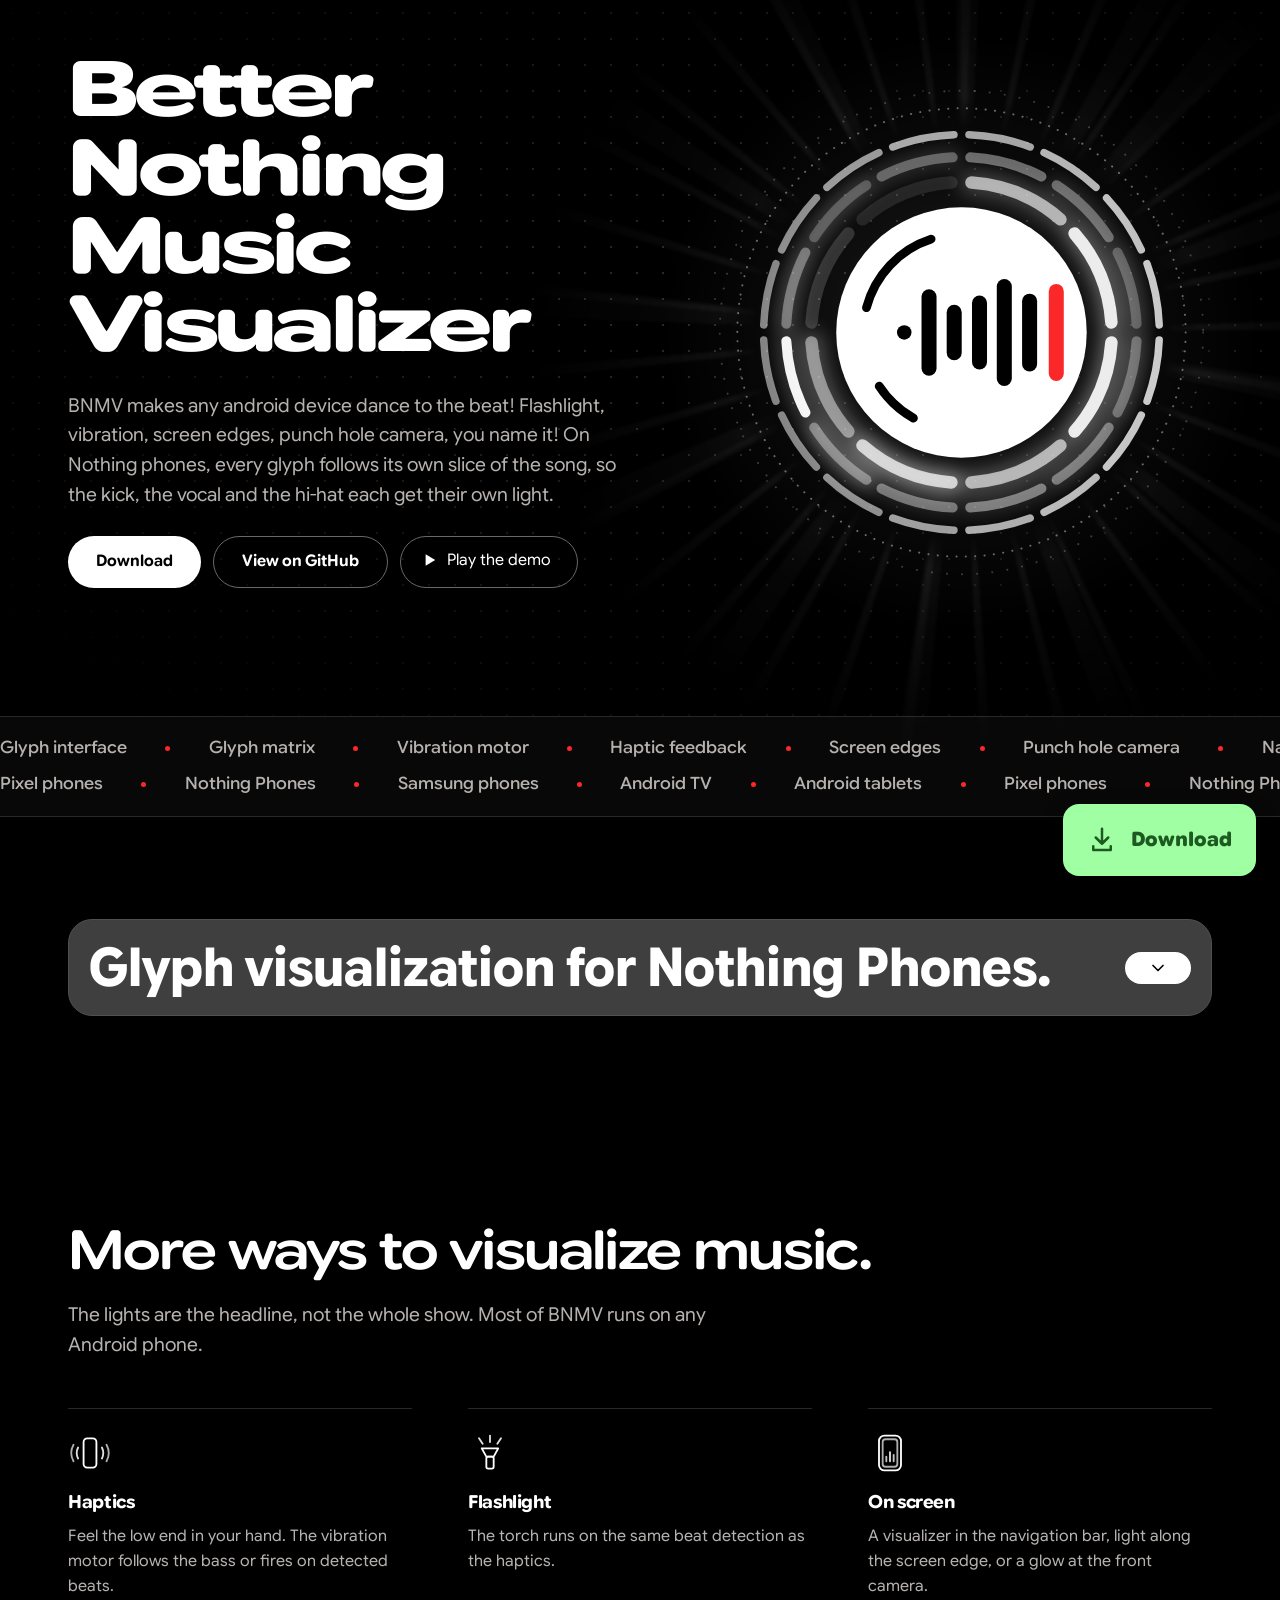
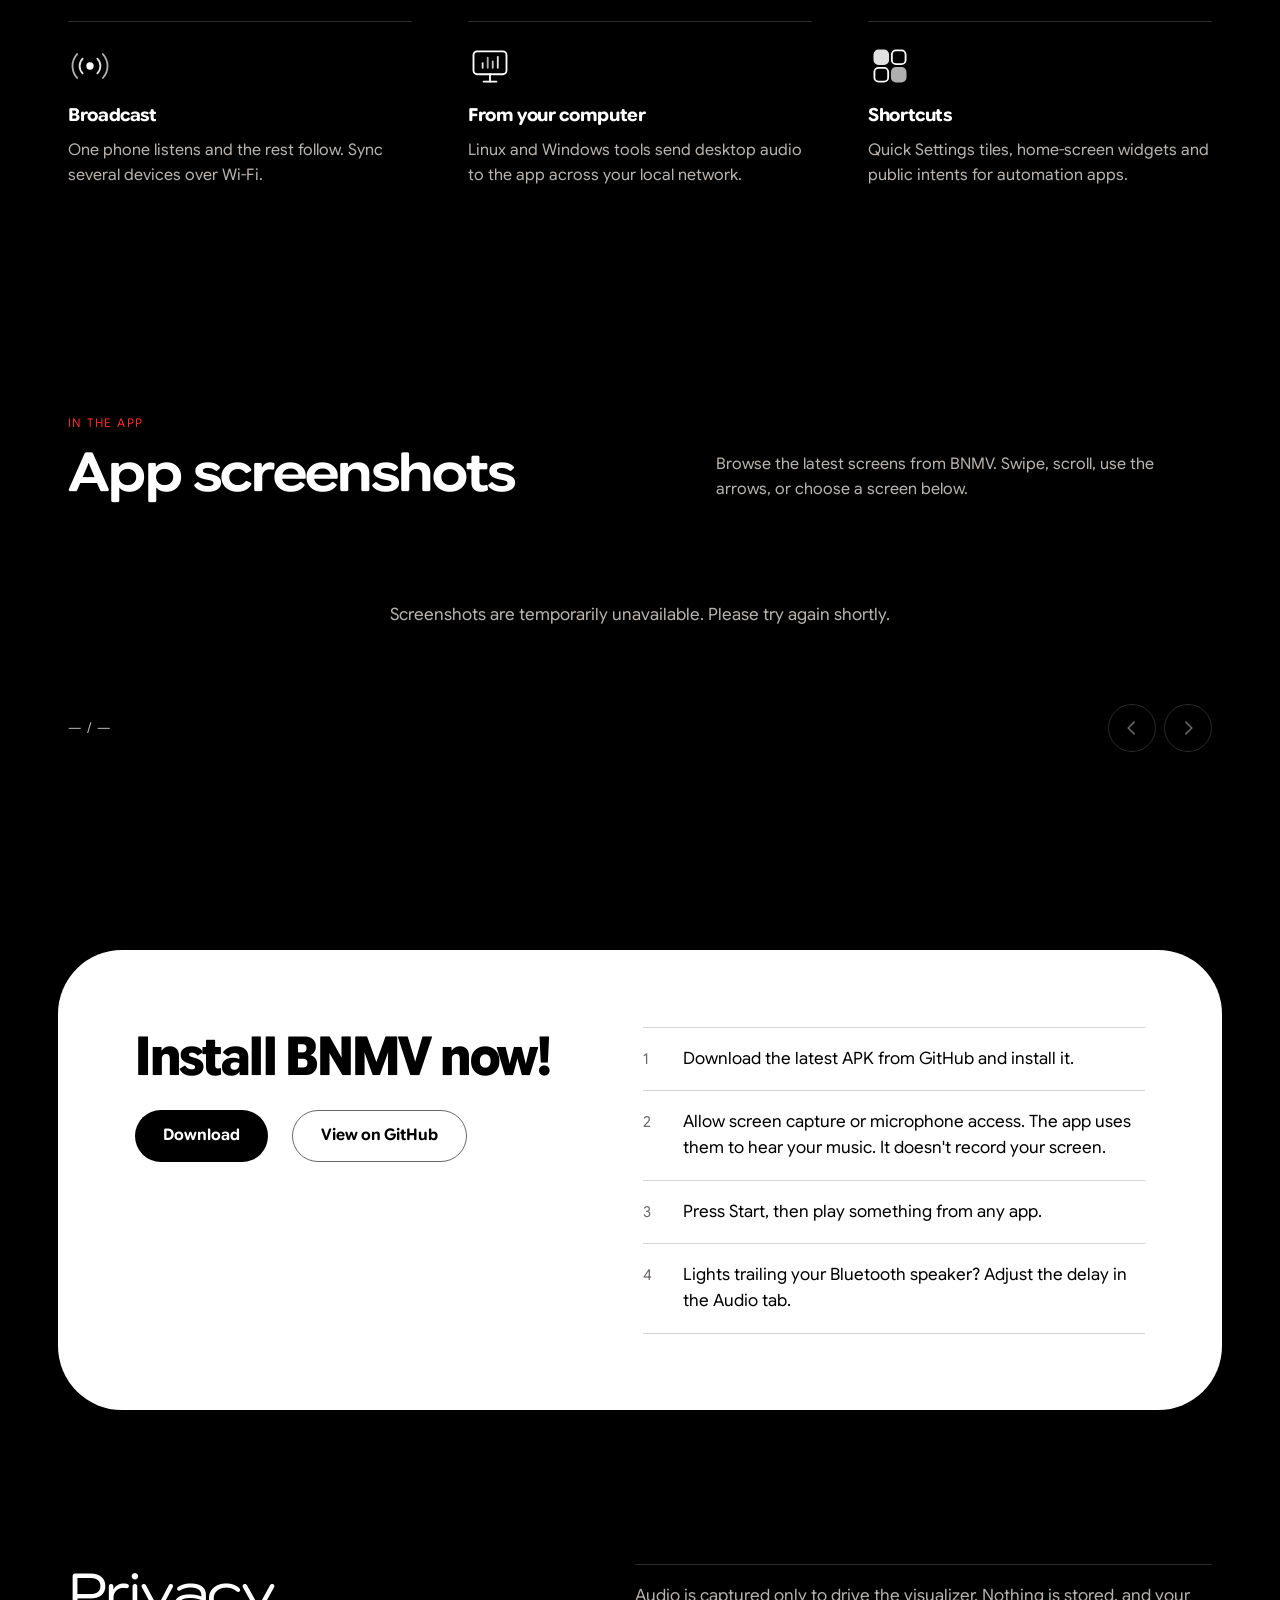
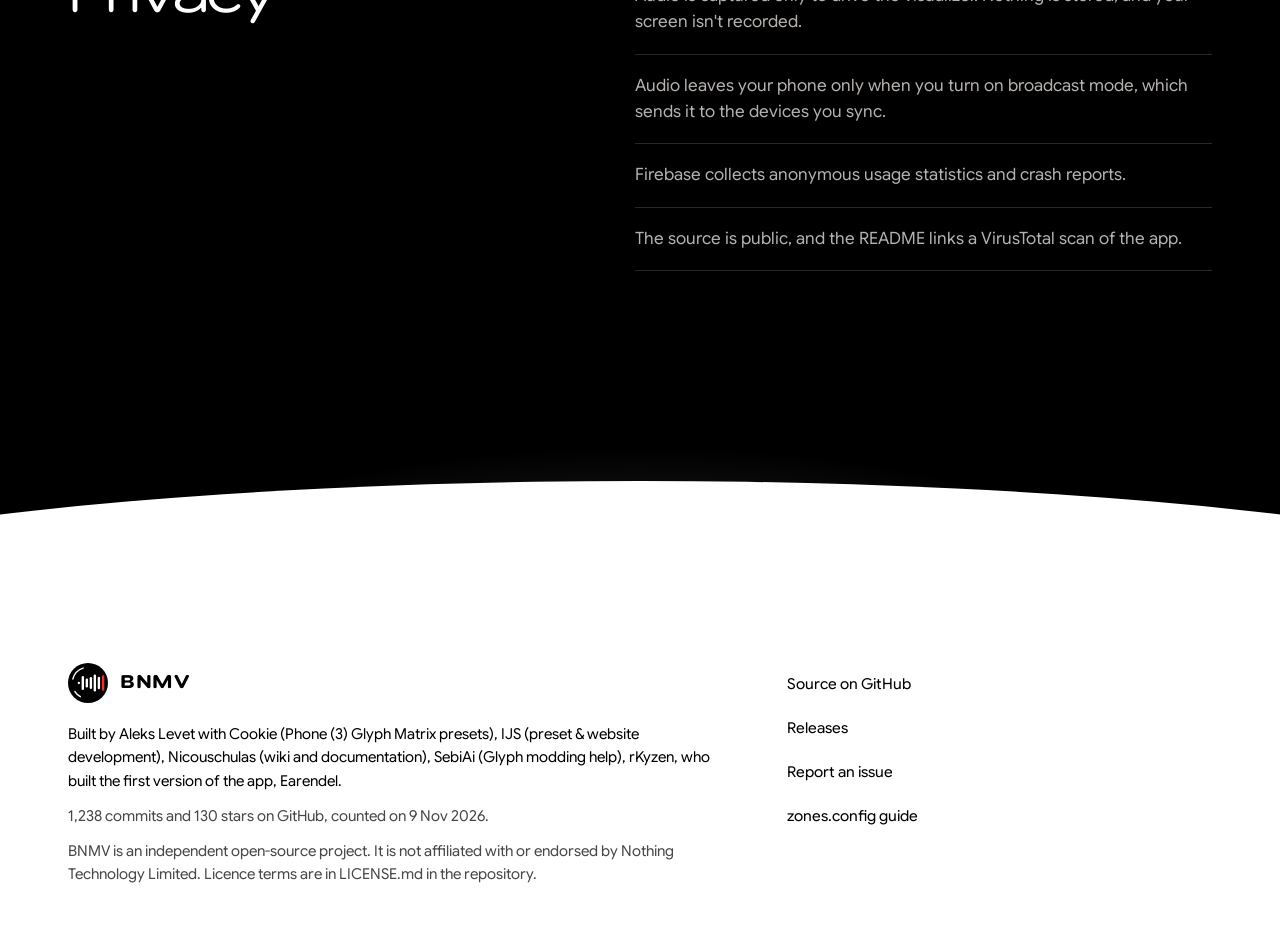
<file: Website/index.html>
<!DOCTYPE html>
<html lang="en">
<head>
<meta charset="utf-8">
<meta name="viewport" content="width=device-width, initial-scale=1">
<title>BNMV, by Aleks Levet</title>
<meta name="description" content="BNMV is the open-source music visualizer for the Glyph Interface on Nothing Phones.">
<meta name="theme-color" content="#000000">
<link rel="icon" href="data:image/svg+xml,%3Csvg xmlns='http://www.w3.org/2000/svg' viewBox='0 0 200 200'%3E%3Ccircle cx='100' cy='100' r='100' fill='%23fff'/%3E%3Cg fill='%23000'%3E%3Ccircle cx='54.3' cy='100' r='5.8'/%3E%3Crect x='68.1' y='65.5' width='12' height='69.1' rx='6'/%3E%3Crect x='88.2' y='77.9' width='12' height='44.2' rx='6'/%3E%3Crect x='108.4' y='70.5' width='12' height='59' rx='6'/%3E%3Crect x='128.2' y='57.3' width='12' height='85.4' rx='6'/%3E%3Crect x='148.4' y='69' width='12' height='62.1' rx='6'/%3E%3C/g%3E%3Crect x='169.7' y='61.2' width='12' height='77.6' rx='6' fill='%23FA2828'/%3E%3C/svg%3E">
<link rel="preload" href="assets/fonts/google_sans_flex.woff2" as="font" type="font/woff2" crossorigin>
<link rel="stylesheet" href="css/site.css">
</head>
<body>
<div class="bnmv-root" id="top" style="background: #000000; color: #FFFFFF; font-family: 'Google Sans Flex', system-ui, sans-serif; font-size: 17px; line-height: 1.55; overflow-x: clip">
<a class="bn-download-fab" href="https://github.com/Aleks-Levet/better-nothing-music-visualizer/releases/latest/download/BNMV.apk" aria-label="Download BNMV APK" title="Download BNMV">
<svg viewBox="0 0 24 24" aria-hidden="true"><path d="M12 3v12m0 0 5-5m-5 5-5-5M5 17v3h14v-3"></path></svg>
<span>Download</span>
</a>

<div class="bn-top" style="position: relative">
<div class="bn-grid" aria-hidden="true"></div>
<canvas class="bn-field" aria-hidden="true" style="position: absolute; inset: 0; width: 100%; height: 100%; display: block; pointer-events: none"></canvas>

<section style="position: relative; max-width: 1240px; margin: 0 auto; padding: clamp(20px, 4vw, 56px) clamp(20px, 5vw, 48px) clamp(56px, 8vw, 112px); box-sizing: border-box; display: flex; flex-wrap: wrap-reverse; align-items: center; gap: clamp(28px, 5vw, 72px)">
<div style="position: relative; z-index: 1; flex: 1.15 1 440px; min-width: 0; display: flex; flex-direction: column; align-items: flex-start; gap: 26px">
<h1 class="bn-in" style="margin: 0; font-family: 'Google Sans Flex', system-ui, sans-serif; font-weight: 500; font-size: clamp(40px, 6vw, 84px); line-height: 1.02; letter-spacing: -0.035em; text-wrap: balance">Better<br>Nothing<br>Music<br>Visualizer</h1>
<p class="bn-in bn-d1" style="margin: 0; max-width: 33em; font-size: clamp(17px, 1.5vw, 20px); line-height: 1.55; color: #B5B1AE">BNMV makes any android device dance to the beat! Flashlight, vibration, screen edges, punch hole camera, you name it! On Nothing phones, every glyph follows its own slice of the song, so the kick, the vocal and the hi-hat each get their own light.</p>
<div class="bn-in bn-d2" style="display: flex; flex-wrap: wrap; align-items: center; gap: 12px">
<a class="bn-btn bn-glow" href="https://github.com/Aleks-Levet/better-nothing-music-visualizer/releases/latest/download/BNMV.apk" style="display: inline-flex; align-items: center; justify-content: center; min-height: 52px; padding: 0 28px; border-radius: 999px; background: #FFFFFF; color: #000000; font-size: 16px; font-weight: 700; text-decoration: none">Download</a>
<a class="bn-btn" href="https://github.com/Aleks-Levet/better-nothing-music-visualizer" style="display: inline-flex; align-items: center; justify-content: center; min-height: 52px; padding: 0 28px; border: 1px solid #6B6765; border-radius: 999px; color: #FFFFFF; font-size: 16px; font-weight: 700; text-decoration: none">View on GitHub</a>
<button class="bn-btn" type="button" data-act="toggle" data-pressed="playing" aria-pressed="false" style="display: inline-flex; align-items: center; min-height: 52px; padding: 0 26px 0 22px; border: 1px solid #6B6765; border-radius: 999px; background: transparent; color: #FFFFFF; font: inherit; font-size: 16px; font-weight: 600; cursor: pointer">
<span data-when="paused"><span style="display: inline-flex; align-items: center; gap: 10px"><svg viewBox="0 0 16 16" aria-hidden="true" style="width: 14px; height: 14px; fill: currentColor; flex: none"><path d="M3 1.5v13l11-6.5z"></path></svg><span>Play the demo</span></span></span>
<span data-when="playing" hidden><span style="display: inline-flex; align-items: center; gap: 10px"><svg viewBox="0 0 16 16" aria-hidden="true" style="width: 14px; height: 14px; fill: currentColor; flex: none"><path d="M3 1.5h3.5v13H3zM9.5 1.5H13v13H9.5z"></path></svg><span>Pause the demo</span><span class="bn-dot" aria-hidden="true" style="width: 8px; height: 8px; border-radius: 50%; background: #FA2828; flex: none"></span></span></span>
</button>
</div>
<div class="bn-in bn-d3" style="display: flex; flex-direction: column; gap: 6px; max-width: 34em">
<div data-when="audioBlocked" hidden><p style="margin: 0; font-size: 15px; color: #B5B1AE">Sound is blocked in this view, so the lights are running a silent preview.</p></div>
</div>
</div>
<div style="flex: 1 1 380px; min-width: 0; display: flex; justify-content: center">
<div class="bn-hero bn-stage" style="position: relative; width: 100%; max-width: 560px; aspect-ratio: 1 / 1">
<div class="bn-rays" aria-hidden="true" style="position: absolute; inset: -38%; border-radius: 50%; background: repeating-conic-gradient(from 0deg, rgba(255,255,255,0.16) 0deg 1.5deg, rgba(255,255,255,0) 1.5deg 11deg), repeating-conic-gradient(from 40deg, rgba(255,255,255,0.11) 0deg 4deg, rgba(255,255,255,0) 4deg 29deg); opacity: 0.3; pointer-events: none"></div>
<div class="bn-bloom" style="position: absolute; inset: -14%; border-radius: 50%; background: radial-gradient(circle, rgba(255,255,255,0.20) 0%, rgba(255,255,255,0.07) 36%, rgba(255,255,255,0) 66%); opacity: 0.6; pointer-events: none"></div>
<canvas class="bn-halo" aria-hidden="true" style="position: absolute; inset: 0; width: 100%; height: 100%; display: block; pointer-events: none; filter: blur(9px)"></canvas>
<svg class="bn-tilt" viewBox="0 0 400 400" role="img" aria-label="The BNMV logo, a white disc with six sound bars, the last one red, circled by three rings of light segments that follow the music" style="position: absolute; inset: 0; width: 100%; height: 100%; display: block; overflow: visible">
<g class="bn-orbit" style="transform-origin: 200px 200px">
<circle cx="200" cy="200" r="179" style="fill: none; stroke: #FFFFFF; stroke-width: 1.6; stroke-linecap: round; stroke-dasharray: 0.1 7.4; opacity: 0.4"></circle>
<circle cx="200" cy="200" r="193" style="fill: none; stroke: #FFFFFF; stroke-width: 1.6; stroke-linecap: round; stroke-dasharray: 0.1 12; opacity: 0.22"></circle>
</g>
<g class="bn-ring" style="transform-origin: 200px 200px">
<path class="bn-seg" d="M 207.99 80.27 A 120 120 0 0 1 279.01 109.68" style="fill: none; stroke: #FFFFFF; stroke-width: 10; stroke-linecap: round; opacity: 0.62"></path>
<path class="bn-seg" d="M 290.32 120.99 A 120 120 0 0 1 319.73 192.01" style="fill: none; stroke: #FFFFFF; stroke-width: 10; stroke-linecap: round; opacity: 0.89"></path>
<path class="bn-seg" d="M 319.73 207.99 A 120 120 0 0 1 290.32 279.01" style="fill: none; stroke: #FFFFFF; stroke-width: 10; stroke-linecap: round; opacity: 0.89"></path>
<path class="bn-seg" d="M 279.01 290.32 A 120 120 0 0 1 207.99 319.73" style="fill: none; stroke: #FFFFFF; stroke-width: 10; stroke-linecap: round; opacity: 0.62"></path>
<path class="bn-seg" d="M 192.01 319.73 A 120 120 0 0 1 120.99 290.32" style="fill: none; stroke: #FFFFFF; stroke-width: 10; stroke-linecap: round; opacity: 0.73"></path>
<path class="bn-seg" d="M 109.68 279.01 A 120 120 0 0 1 80.27 207.99" style="fill: none; stroke: #FFFFFF; stroke-width: 10; stroke-linecap: round; opacity: 0.45"></path>
<path class="bn-seg" d="M 80.27 192.01 A 120 120 0 0 1 109.68 120.99" style="fill: none; stroke: #FFFFFF; stroke-width: 10; stroke-linecap: round; opacity: 0.16"></path>
<path class="bn-seg" d="M 120.99 109.68 A 120 120 0 0 1 192.01 80.27" style="fill: none; stroke: #FFFFFF; stroke-width: 10; stroke-linecap: round; opacity: 0.10"></path>
</g>
<g class="bn-ring bn-ring-b" style="transform-origin: 200px 200px">
<path class="bn-seg" d="M 207.00 60.17 A 140 140 0 0 1 263.85 75.41" style="fill: none; stroke: #FFFFFF; stroke-width: 8; stroke-linecap: round; opacity: 0.39"></path>
<path class="bn-seg" d="M 275.97 82.41 A 140 140 0 0 1 317.59 124.03" style="fill: none; stroke: #FFFFFF; stroke-width: 8; stroke-linecap: round; opacity: 0.34"></path>
<path class="bn-seg" d="M 324.59 136.15 A 140 140 0 0 1 339.83 193.00" style="fill: none; stroke: #FFFFFF; stroke-width: 8; stroke-linecap: round; opacity: 0.25"></path>
<path class="bn-seg" d="M 339.83 207.00 A 140 140 0 0 1 324.59 263.85" style="fill: none; stroke: #FFFFFF; stroke-width: 8; stroke-linecap: round; opacity: 0.30"></path>
<path class="bn-seg" d="M 317.59 275.97 A 140 140 0 0 1 275.97 317.59" style="fill: none; stroke: #FFFFFF; stroke-width: 8; stroke-linecap: round; opacity: 0.38"></path>
<path class="bn-seg" d="M 263.85 324.59 A 140 140 0 0 1 207.00 339.83" style="fill: none; stroke: #FFFFFF; stroke-width: 8; stroke-linecap: round; opacity: 0.42"></path>
<path class="bn-seg" d="M 193.00 339.83 A 140 140 0 0 1 136.15 324.59" style="fill: none; stroke: #FFFFFF; stroke-width: 8; stroke-linecap: round; opacity: 0.39"></path>
<path class="bn-seg" d="M 124.03 317.59 A 140 140 0 0 1 82.41 275.97" style="fill: none; stroke: #FFFFFF; stroke-width: 8; stroke-linecap: round; opacity: 0.36"></path>
<path class="bn-seg" d="M 75.41 263.85 A 140 140 0 0 1 60.17 207.00" style="fill: none; stroke: #FFFFFF; stroke-width: 8; stroke-linecap: round; opacity: 0.95"></path>
<path class="bn-seg" d="M 60.17 193.00 A 140 140 0 0 1 75.41 136.15" style="fill: none; stroke: #FFFFFF; stroke-width: 8; stroke-linecap: round; opacity: 0.35"></path>
<path class="bn-seg" d="M 82.41 124.03 A 140 140 0 0 1 124.03 82.41" style="fill: none; stroke: #FFFFFF; stroke-width: 8; stroke-linecap: round; opacity: 0.23"></path>
<path class="bn-seg" d="M 136.15 75.41 A 140 140 0 0 1 193.00 60.17" style="fill: none; stroke: #FFFFFF; stroke-width: 8; stroke-linecap: round; opacity: 0.31"></path>
</g>
<g class="bn-ring bn-ring-c" style="transform-origin: 200px 200px">
<path class="bn-seg" d="M 206.00 42.11 A 158 158 0 0 1 254.88 51.84" style="fill: none; stroke: #FFFFFF; stroke-width: 6; stroke-linecap: round; opacity: 0.64"></path>
<path class="bn-seg" d="M 265.96 56.43 A 158 158 0 0 1 307.40 84.12" style="fill: none; stroke: #FFFFFF; stroke-width: 6; stroke-linecap: round; opacity: 0.70"></path>
<path class="bn-seg" d="M 315.88 92.60 A 158 158 0 0 1 343.57 134.04" style="fill: none; stroke: #FFFFFF; stroke-width: 6; stroke-linecap: round; opacity: 0.75"></path>
<path class="bn-seg" d="M 348.16 145.12 A 158 158 0 0 1 357.89 194.00" style="fill: none; stroke: #FFFFFF; stroke-width: 6; stroke-linecap: round; opacity: 0.78"></path>
<path class="bn-seg" d="M 357.89 206.00 A 158 158 0 0 1 348.16 254.88" style="fill: none; stroke: #FFFFFF; stroke-width: 6; stroke-linecap: round; opacity: 0.79"></path>
<path class="bn-seg" d="M 343.57 265.96 A 158 158 0 0 1 315.88 307.40" style="fill: none; stroke: #FFFFFF; stroke-width: 6; stroke-linecap: round; opacity: 0.77"></path>
<path class="bn-seg" d="M 307.40 315.88 A 158 158 0 0 1 265.96 343.57" style="fill: none; stroke: #FFFFFF; stroke-width: 6; stroke-linecap: round; opacity: 0.72"></path>
<path class="bn-seg" d="M 254.88 348.16 A 158 158 0 0 1 206.00 357.89" style="fill: none; stroke: #FFFFFF; stroke-width: 6; stroke-linecap: round; opacity: 0.67"></path>
<path class="bn-seg" d="M 194.00 357.89 A 158 158 0 0 1 145.12 348.16" style="fill: none; stroke: #FFFFFF; stroke-width: 6; stroke-linecap: round; opacity: 0.61"></path>
<path class="bn-seg" d="M 134.04 343.57 A 158 158 0 0 1 92.60 315.88" style="fill: none; stroke: #FFFFFF; stroke-width: 6; stroke-linecap: round; opacity: 0.55"></path>
<path class="bn-seg" d="M 84.12 307.40 A 158 158 0 0 1 56.43 265.96" style="fill: none; stroke: #FFFFFF; stroke-width: 6; stroke-linecap: round; opacity: 0.51"></path>
<path class="bn-seg" d="M 51.84 254.88 A 158 158 0 0 1 42.11 206.00" style="fill: none; stroke: #FFFFFF; stroke-width: 6; stroke-linecap: round; opacity: 0.50"></path>
<path class="bn-seg" d="M 42.11 194.00 A 158 158 0 0 1 51.84 145.12" style="fill: none; stroke: #FFFFFF; stroke-width: 6; stroke-linecap: round; opacity: 0.51"></path>
<path class="bn-seg" d="M 56.43 134.04 A 158 158 0 0 1 84.12 92.60" style="fill: none; stroke: #FFFFFF; stroke-width: 6; stroke-linecap: round; opacity: 0.54"></path>
<path class="bn-seg" d="M 92.60 84.12 A 158 158 0 0 1 134.04 56.43" style="fill: none; stroke: #FFFFFF; stroke-width: 6; stroke-linecap: round; opacity: 0.59"></path>
<path class="bn-seg" d="M 145.12 51.84 A 158 158 0 0 1 194.00 42.11" style="fill: none; stroke: #FFFFFF; stroke-width: 6; stroke-linecap: round; opacity: 0.65"></path>
</g>
<g class="bn-disc" style="transform-origin: 200px 200px">
<circle cx="200" cy="200" r="100" style="fill: #FFFFFF"></circle>
<path d="M 124.13 180.24 A 78.4 78.4 0 0 1 175.77 125.44" style="fill: none; stroke: #000000; stroke-width: 7; stroke-linecap: round"></path>
<path d="M 161.63 268.37 A 78.4 78.4 0 0 1 134.32 242.81" style="fill: none; stroke: #000000; stroke-width: 7; stroke-linecap: round"></path>
<circle cx="154.3" cy="200" r="5.8" style="fill: #000000"></circle>
<rect class="bn-bar" x="168.1" y="165.5" width="12" height="69.1" rx="6" style="fill: #000000"></rect>
<rect class="bn-bar" x="188.2" y="177.9" width="12" height="44.2" rx="6" style="fill: #000000"></rect>
<rect class="bn-bar" x="208.4" y="170.5" width="12" height="59" rx="6" style="fill: #000000"></rect>
<rect class="bn-bar" x="228.2" y="157.3" width="12" height="85.4" rx="6" style="fill: #000000"></rect>
<rect class="bn-bar" x="248.4" y="169" width="12" height="62.1" rx="6" style="fill: #000000"></rect>
<rect class="bn-bar" x="269.7" y="161.2" width="12" height="77.6" rx="6" style="fill: #FA2828"></rect>
</g>
</svg>
</div>
</div>
</section>

</div>

<section class="bn-marquee" aria-label="Visualization features and supported devices">
<p class="bn-marquee-sr">Visualization features: Glyph interface, Glyph matrix, Vibration motor, Haptic feedback, Screen edges, Punch hole camera, Navigation bar, Flashlight. Supported devices: Pixel phones, Nothing Phones, Samsung phones, Android TV, Android tablets.</p>
<div class="bn-marquee-row" aria-hidden="true">
<div class="bn-marquee-track">
<div class="bn-marquee-group">
<span>Glyph interface</span><span>Glyph matrix</span><span>Vibration motor</span><span>Haptic feedback</span><span>Screen edges</span><span>Punch hole camera</span><span>Navigation bar</span><span>Flashlight</span>
</div>
<div class="bn-marquee-group">
<span>Glyph interface</span><span>Glyph matrix</span><span>Vibration motor</span><span>Haptic feedback</span><span>Screen edges</span><span>Punch hole camera</span><span>Navigation bar</span><span>Flashlight</span>
</div>
</div>
</div>
<div class="bn-marquee-row" aria-hidden="true">
<div class="bn-marquee-track bn-marquee-track-reverse">
<div class="bn-marquee-group">
<span>Pixel phones</span><span>Nothing Phones</span><span>Samsung phones</span><span>Android TV</span><span>Android tablets</span>
</div>
<div class="bn-marquee-group">
<span>Pixel phones</span><span>Nothing Phones</span><span>Samsung phones</span><span>Android TV</span><span>Android tablets</span>
</div>
</div>
</div>
</section>

<section id="compare" style="max-width: 1240px; margin: 0 auto; padding: clamp(56px, 8vw, 112px) clamp(20px, 5vw, 48px); box-sizing: border-box; display: flex; flex-direction: column; gap: clamp(32px, 4vw, 56px)">
<div class="bn-expandable-card">
<h2 class="bn-rv" style="margin: 0; font-family: 'Google Sans Flex', system-ui, sans-serif; font-weight: 500; font-size: clamp(28px, 4.2vw, 54px); line-height: 1.1; letter-spacing: -0.03em; text-wrap: balance">
<button id="compare-toggle" class="bn-expandable-trigger" type="button" data-act="toggleCompare" data-expanded-state="compareExpanded" aria-expanded="false" aria-controls="compare-content">
<span>Glyph visualization for Nothing Phones.</span>
<span class="bn-expand-indicator" aria-hidden="true"><svg viewBox="0 0 24 24"><path d="m6 9 6 6 6-6"></path></svg></span>
</button>
</h2>
<div id="compare-content" class="bn-accordion" data-expand-panel="compareExpanded" data-expanded="false">
<div class="bn-accordion-inner">
<div class="bn-compare-content">
<p style="margin: 0; max-width: 36em; font-size: clamp(17px, 1.5vw, 20px); color: #B5B1AE">The stock visualizer steps through about three brightness levels, fifteen times a second. BNMV moves each segment through 4,096 levels at 60 frames a second. Here is one signal through both.</p>
<div class="bn-ab" style="display: flex; flex-direction: column; gap: 28px">
<div style="display: flex; flex-wrap: wrap; align-items: center; gap: 12px 40px">
<div style="flex: 0 0 190px; display: flex; flex-direction: column; gap: 2px">
<span style="font-family: 'Google Sans Flex', system-ui, sans-serif; font-weight: 500; font-size: 20px; letter-spacing: -0.02em; color: #B5B1AE">Stock</span>
<span style="font-size: 15px; color: #827E7B">3 levels, 15 fps</span>
</div>
<div aria-hidden="true" style="flex: 1 1 300px; min-width: 0; display: grid; grid-template-columns: repeat(12, minmax(0, 1fr)); gap: clamp(4px, 0.9vw, 12px)">
<div class="bn-stock" style="height: clamp(56px, 8vw, 112px); border-radius: 999px; background: #FFFFFF; opacity: 1.00"></div>
<div class="bn-stock" style="height: clamp(56px, 8vw, 112px); border-radius: 999px; background: #FFFFFF; opacity: 0.69"></div>
<div class="bn-stock" style="height: clamp(56px, 8vw, 112px); border-radius: 999px; background: #FFFFFF; opacity: 0.39"></div>
<div class="bn-stock" style="height: clamp(56px, 8vw, 112px); border-radius: 999px; background: #FFFFFF; opacity: 0.39"></div>
<div class="bn-stock" style="height: clamp(56px, 8vw, 112px); border-radius: 999px; background: #FFFFFF; opacity: 0.39"></div>
<div class="bn-stock" style="height: clamp(56px, 8vw, 112px); border-radius: 999px; background: #FFFFFF; opacity: 1.00"></div>
<div class="bn-stock" style="height: clamp(56px, 8vw, 112px); border-radius: 999px; background: #FFFFFF; opacity: 0.69"></div>
<div class="bn-stock" style="height: clamp(56px, 8vw, 112px); border-radius: 999px; background: #FFFFFF; opacity: 0.69"></div>
<div class="bn-stock" style="height: clamp(56px, 8vw, 112px); border-radius: 999px; background: #FFFFFF; opacity: 0.69"></div>
<div class="bn-stock" style="height: clamp(56px, 8vw, 112px); border-radius: 999px; background: #FFFFFF; opacity: 0.69"></div>
<div class="bn-stock" style="height: clamp(56px, 8vw, 112px); border-radius: 999px; background: #FFFFFF; opacity: 0.39"></div>
<div class="bn-stock" style="height: clamp(56px, 8vw, 112px); border-radius: 999px; background: #FFFFFF; opacity: 0.69"></div>
</div>
</div>
<div style="display: flex; flex-wrap: wrap; align-items: center; gap: 12px 40px">
<div style="flex: 0 0 190px; display: flex; flex-direction: column; gap: 2px">
<span style="font-family: 'Google Sans Flex', system-ui, sans-serif; font-weight: 500; font-size: 20px; letter-spacing: -0.02em; color: #FFFFFF">BNMV</span>
<span style="font-size: 15px; color: #B5B1AE">4,096 levels, 60 fps</span>
</div>
<div aria-hidden="true" style="flex: 1 1 300px; min-width: 0; display: grid; grid-template-columns: repeat(12, minmax(0, 1fr)); gap: clamp(4px, 0.9vw, 12px)">
<div class="bn-live" style="height: clamp(56px, 8vw, 112px); border-radius: 999px; background: #FFFFFF; opacity: 0.88"></div>
<div class="bn-live" style="height: clamp(56px, 8vw, 112px); border-radius: 999px; background: #FFFFFF; opacity: 0.72"></div>
<div class="bn-live" style="height: clamp(56px, 8vw, 112px); border-radius: 999px; background: #FFFFFF; opacity: 0.37"></div>
<div class="bn-live" style="height: clamp(56px, 8vw, 112px); border-radius: 999px; background: #FFFFFF; opacity: 0.32"></div>
<div class="bn-live" style="height: clamp(56px, 8vw, 112px); border-radius: 999px; background: #FFFFFF; opacity: 0.40"></div>
<div class="bn-live" style="height: clamp(56px, 8vw, 112px); border-radius: 999px; background: #FFFFFF; opacity: 0.95"></div>
<div class="bn-live" style="height: clamp(56px, 8vw, 112px); border-radius: 999px; background: #FFFFFF; opacity: 0.64"></div>
<div class="bn-live" style="height: clamp(56px, 8vw, 112px); border-radius: 999px; background: #FFFFFF; opacity: 0.78"></div>
<div class="bn-live" style="height: clamp(56px, 8vw, 112px); border-radius: 999px; background: #FFFFFF; opacity: 0.78"></div>
<div class="bn-live" style="height: clamp(56px, 8vw, 112px); border-radius: 999px; background: #FFFFFF; opacity: 0.66"></div>
<div class="bn-live" style="height: clamp(56px, 8vw, 112px); border-radius: 999px; background: #FFFFFF; opacity: 0.50"></div>
<div class="bn-live" style="height: clamp(56px, 8vw, 112px); border-radius: 999px; background: #FFFFFF; opacity: 0.65"></div>
</div>
</div>
</div>
<div style="display: flex; flex-wrap: wrap; align-items: center; gap: 14px 24px">
<button class="bn-btn" type="button" data-act="toggle" data-pressed="playing" aria-pressed="false" style="display: inline-flex; align-items: center; min-height: 48px; padding: 0 24px 0 20px; border: 1px solid #6B6765; border-radius: 999px; background: transparent; color: #FFFFFF; font: inherit; font-size: 15px; font-weight: 600; cursor: pointer">
<span data-when="paused"><span style="display: inline-flex; align-items: center; gap: 10px"><svg viewBox="0 0 16 16" aria-hidden="true" style="width: 13px; height: 13px; fill: currentColor; flex: none"><path d="M3 1.5v13l11-6.5z"></path></svg><span>Play the demo</span></span></span>
<span data-when="playing" hidden><span style="display: inline-flex; align-items: center; gap: 10px"><svg viewBox="0 0 16 16" aria-hidden="true" style="width: 13px; height: 13px; fill: currentColor; flex: none"><path d="M3 1.5h3.5v13H3zM9.5 1.5H13v13H9.5z"></path></svg><span>Pause the demo</span></span></span>
</button>
<p style="margin: 0; flex: 1 1 280px; max-width: 40em; font-size: 15px; color: #827E7B">A simulation built from the figures in the project README. The top row uses a shuffled glyph order with three brightness levels and slight randomness, refreshed at 20 fps; Stock is listed at 15 fps.</p>
</div>
<div class="bn-supported-phones">
<h3>Supported Nothing phones</h3>
<ul class="bn-chips" style="list-style: none; margin: 0; padding: 0; display: flex; flex-wrap: wrap; gap: 10px">
<li>Phone (1)</li><li>Phone (2)</li><li>Phone (2a)</li><li>Phone (2a Plus)</li><li>Phone (3a)</li><li>Phone (3a Pro)</li><li>Phone (3)</li><li>Phone (4a)</li><li>Phone (4a Pro)</li><li>Phone (4b)</li>
</ul>
<p>Documented presets run from 5 zones on Phone (4b) to 36 on Phone (3a). Phone (3a Lite) is waiting on an SDK from Nothing.</p>
</div>
</div>
</div>
</div>
</section>

<section id="listen" hidden>
<h2 class="bn-rv" style="margin: 0; max-width: 17em; font-family: 'Google Sans Flex', system-ui, sans-serif; font-weight: 500; font-size: clamp(28px, 4.2vw, 54px); line-height: 1.1; letter-spacing: -0.03em; text-wrap: balance">How the visualizer works.</h2>
<div class="bn-rv" style="border: 1px solid #2A2827; border-radius: clamp(22px, 3vw, 36px); padding: clamp(18px, 3vw, 36px); display: flex; flex-direction: column; gap: clamp(14px, 2vw, 22px)">
<div style="display: flex; flex-direction: column; gap: 6px">
<span style="font-size: 14px; font-weight: 600; color: #827E7B">Sound in</span>
<canvas class="bn-wave" role="img" aria-label="Live waveform of the demo signal" style="display: block; width: 100%; height: 96px"></canvas>
</div>
<div style="display: flex; flex-direction: column; gap: 6px">
<span style="font-size: 14px; font-weight: 600; color: #827E7B">Spectrum, and the light each zone gets</span>
<canvas class="bn-spec" role="img" aria-label="Live spectrum in 36 zones from 30 Hz to 16 kHz, with a row of lights underneath that follow each zone" style="display: block; width: 100%; height: 210px"></canvas>
</div>
<div style="display: flex; flex-direction: column; gap: 8px">
<span style="font-size: 14px; font-weight: 600; color: #827E7B">Play it yourself</span>
<div style="display: grid; grid-template-columns: repeat(auto-fit, minmax(min(92px, 100%), 1fr)); gap: 10px">
<button class="bn-pad" type="button" data-act="padKick" style="min-height: 60px; border: 1px solid #6B6765; border-radius: 999px; font-family: 'Google Sans Flex', system-ui, sans-serif; font-size: 14px; font-weight: 500; cursor: pointer">Kick</button>
<button class="bn-pad" type="button" data-act="padBass" style="min-height: 60px; border: 1px solid #6B6765; border-radius: 999px; font-family: 'Google Sans Flex', system-ui, sans-serif; font-size: 14px; font-weight: 500; cursor: pointer">Bass</button>
<button class="bn-pad" type="button" data-act="padSnare" style="min-height: 60px; border: 1px solid #6B6765; border-radius: 999px; font-family: 'Google Sans Flex', system-ui, sans-serif; font-size: 14px; font-weight: 500; cursor: pointer">Snare</button>
<button class="bn-pad" type="button" data-act="padChord" style="min-height: 60px; border: 1px solid #6B6765; border-radius: 999px; font-family: 'Google Sans Flex', system-ui, sans-serif; font-size: 14px; font-weight: 500; cursor: pointer">Chord</button>
<button class="bn-pad" type="button" data-act="padHat" style="min-height: 60px; border: 1px solid #6B6765; border-radius: 999px; font-family: 'Google Sans Flex', system-ui, sans-serif; font-size: 14px; font-weight: 500; cursor: pointer">Hat</button>
</div>
</div>
<p style="margin: 0; max-width: 46em; font-size: 15px; color: #827E7B">Running live on this page. Tap a pad and watch which lights answer. White bars are the smoothed zone levels and red ticks are the raw peaks, so you can see light rise at once and fall gently. The row underneath is what the 36 lights do.</p>
</div>
<ol style="list-style: none; margin: 0; padding: 0; display: grid; grid-template-columns: repeat(auto-fit, minmax(min(230px, 100%), 1fr)); gap: 36px 40px">
<li style="display: flex; flex-direction: column; gap: 10px">
<span style="font-family: 'Google Sans Flex', system-ui, sans-serif; font-size: 15px; color: #827E7B">1</span>
<h3 style="margin: 0; font-family: 'Google Sans Flex', system-ui, sans-serif; font-weight: 500; font-size: 21px; letter-spacing: -0.02em">Capture</h3>
<p style="margin: 0; font-size: 16px; color: #B5B1AE">It hears what you hear. Audio comes from any app through Android's screen capture, from the microphone, or from another device on your network.</p>
</li>
<li style="display: flex; flex-direction: column; gap: 10px">
<span style="font-family: 'Google Sans Flex', system-ui, sans-serif; font-size: 15px; color: #827E7B">2</span>
<h3 style="margin: 0; font-family: 'Google Sans Flex', system-ui, sans-serif; font-weight: 500; font-size: 21px; letter-spacing: -0.02em">Analyse</h3>
<p style="margin: 0; font-size: 16px; color: #B5B1AE">Each 16.666 ms frame gets its own FFT across a 20 ms window. The spectrum decides the light, not a guess.</p>
</li>
<li style="display: flex; flex-direction: column; gap: 10px">
<span style="font-family: 'Google Sans Flex', system-ui, sans-serif; font-size: 15px; color: #827E7B">3</span>
<h3 style="margin: 0; font-family: 'Google Sans Flex', system-ui, sans-serif; font-weight: 500; font-size: 21px; letter-spacing: -0.02em">Map</h3>
<p style="margin: 0; font-size: 16px; color: #B5B1AE">Every light owns a frequency band. Its brightness is the loudest peak inside that band.</p>
</li>
<li style="display: flex; flex-direction: column; gap: 10px">
<span style="font-family: 'Google Sans Flex', system-ui, sans-serif; font-size: 15px; color: #827E7B">4</span>
<h3 style="margin: 0; font-family: 'Google Sans Flex', system-ui, sans-serif; font-weight: 500; font-size: 21px; letter-spacing: -0.02em">Decay</h3>
<p style="margin: 0; font-size: 16px; color: #B5B1AE">Light rises at once and falls gently. Smoothing only works on the way down, so hits stay sharp and flicker fades out.</p>
</li>
</ol>
<p style="margin: 0; max-width: 22em; font-family: 'Google Sans Flex', system-ui, sans-serif; font-weight: 400; font-size: clamp(21px, 2.8vw, 34px); line-height: 1.22; letter-spacing: -0.025em; text-wrap: balance">Same song, same settings, same light. Every time.</p>
<div class="bn-rv" style="border: 1px solid #2A2827; border-radius: clamp(22px, 3vw, 36px); padding: clamp(24px, 4vw, 52px); display: flex; flex-wrap: wrap; gap: clamp(28px, 4vw, 64px)">
<div style="flex: 1 1 300px; min-width: 0; display: flex; flex-direction: column; align-items: flex-start; gap: 14px">
<h3 style="margin: 0; font-family: 'Google Sans Flex', system-ui, sans-serif; font-weight: 500; font-size: clamp(21px, 2.2vw, 28px); line-height: 1.15; letter-spacing: -0.025em">Zone configuration</h3>
<p style="margin: 0; font-size: 16px; color: #B5B1AE">The bands live in zones.config, a plain JSON file with one line per light. Retune a band, change the fade with decay-alpha, or map a phone nobody has added yet.</p>
<a class="bn-quiet" href="https://github.com/Aleks-Levet/better-nothing-music-visualizer/blob/main/Docs/ZONES_CONFIG.md" style="display: inline-flex; align-items: center; min-height: 44px; font-size: 16px; font-weight: 600; text-decoration: underline; text-underline-offset: 4px">Read the zones.config guide</a>
</div>
<div style="flex: 1.4 1 340px; min-width: 0; display: flex; flex-direction: column; gap: 24px">
<div style="overflow-x: auto; padding: 16px 20px; border-radius: 16px; background: #141312; font-family: ui-monospace, 'SF Mono', Menlo, Consolas, monospace; font-size: clamp(14px, 1.5vw, 18px); white-space: nowrap; color: #FFFFFF">[40, 100, &quot;Kick Drum&quot;, 20, 80]</div>
<div style="display: grid; grid-template-columns: repeat(auto-fit, minmax(min(120px, 100%), 1fr)); gap: 20px 24px">
<div style="display: flex; flex-direction: column; gap: 4px">
<span style="font-family: ui-monospace, 'SF Mono', Menlo, Consolas, monospace; font-size: 22px; color: #FFFFFF">40</span>
<span style="font-size: 14px; color: #B5B1AE">Listens from 40 Hz</span>
</div>
<div style="display: flex; flex-direction: column; gap: 4px">
<span style="font-family: ui-monospace, 'SF Mono', Menlo, Consolas, monospace; font-size: 22px; color: #FFFFFF">100</span>
<span style="font-size: 14px; color: #B5B1AE">Up to 100 Hz</span>
</div>
<div style="display: flex; flex-direction: column; gap: 4px">
<span style="font-family: ui-monospace, 'SF Mono', Menlo, Consolas, monospace; font-size: 22px; color: #FFFFFF">&quot;Kick Drum&quot;</span>
<span style="font-size: 14px; color: #B5B1AE">A name for humans. The app ignores it.</span>
</div>
<div style="display: flex; flex-direction: column; gap: 4px">
<span style="font-family: ui-monospace, 'SF Mono', Menlo, Consolas, monospace; font-size: 22px; color: #FFFFFF">20</span>
<span style="font-size: 14px; color: #B5B1AE">Stays dark below 20%</span>
</div>
<div style="display: flex; flex-direction: column; gap: 4px">
<span style="font-family: ui-monospace, 'SF Mono', Menlo, Consolas, monospace; font-size: 22px; color: #FFFFFF">80</span>
<span style="font-size: 14px; color: #B5B1AE">Full brightness at 80%</span>
</div>
</div>
</div>
</div>
</section>

<section id="modes" style="max-width: 1240px; margin: 0 auto; padding: clamp(56px, 8vw, 112px) clamp(20px, 5vw, 48px); box-sizing: border-box; display: flex; flex-direction: column; gap: clamp(28px, 4vw, 48px)">
<div style="display: flex; flex-direction: column; gap: 20px">
<h2 class="bn-rv" style="margin: 0; max-width: 17em; font-family: 'Google Sans Flex', system-ui, sans-serif; font-weight: 500; font-size: clamp(28px, 4.2vw, 54px); line-height: 1.1; letter-spacing: -0.03em; text-wrap: balance">More ways to visualize music.</h2>
<p style="margin: 0; max-width: 36em; font-size: clamp(17px, 1.5vw, 20px); color: #B5B1AE">The lights are the headline, not the whole show. Most of BNMV runs on any Android phone.</p>
</div>
<div class="bn-modes bn-rv" style="display: grid; grid-template-columns: repeat(auto-fit, minmax(min(300px, 100%), 1fr)); gap: 0 56px">
<div style="display: flex; flex-direction: column; gap: 8px; padding: 22px 0; border-top: 1px solid #2A2827">
<svg viewBox="0 0 48 48" aria-hidden="true" style="width: 44px; height: 44px; display: block; margin-bottom: 6px; fill: none; stroke: #FFFFFF; stroke-width: 2; stroke-linecap: round; stroke-linejoin: round">
<rect class="bn-shake" x="17" y="8" width="14" height="32" rx="4"></rect>
<path class="bn-ik" d="M11 18 q-3 6 0 12"></path>
<path class="bn-ik" d="M37 18 q3 6 0 12"></path>
<path class="bn-is" d="M6 15 q-5 9 0 18"></path>
<path class="bn-is" d="M42 15 q5 9 0 18"></path>
</svg>
<h3 style="margin: 0; font-family: 'Google Sans Flex', system-ui, sans-serif; font-weight: 500; font-size: 18px; letter-spacing: -0.02em">Haptics</h3>
<p style="margin: 0; font-size: 16px; color: #B5B1AE">Feel the low end in your hand. The vibration motor follows the bass or fires on detected beats.</p>
<span data-when="hapticsOk" hidden><button class="bn-btn bn-hap" type="button" data-act="toggleHap" data-pressed="hapticsOn" aria-pressed="false" style="align-self: flex-start; margin-top: 6px; min-height: 44px; padding: 0 20px; border: 1px solid #6B6765; border-radius: 999px; font: inherit; font-size: 15px; font-weight: 600; cursor: pointer">Feel the demo on this phone</button></span>
</div>
<div style="display: flex; flex-direction: column; gap: 8px; padding: 22px 0; border-top: 1px solid #2A2827">
<svg viewBox="0 0 48 48" aria-hidden="true" style="width: 44px; height: 44px; display: block; margin-bottom: 6px; fill: none; stroke: #FFFFFF; stroke-width: 2; stroke-linecap: round; stroke-linejoin: round">
<rect x="20" y="28" width="8" height="13" rx="2"></rect>
<path d="M15 19 h18 l-5 9 h-8 z"></path>
<path class="bn-ik" d="M24 5 v7"></path>
<path class="bn-ik" d="M12 8 l4 6"></path>
<path class="bn-ik" d="M36 8 l-4 6"></path>
</svg>
<h3 style="margin: 0; font-family: 'Google Sans Flex', system-ui, sans-serif; font-weight: 500; font-size: 18px; letter-spacing: -0.02em">Flashlight</h3>
<p style="margin: 0; font-size: 16px; color: #B5B1AE">The torch runs on the same beat detection as the haptics.</p>
</div>
<div style="display: flex; flex-direction: column; gap: 8px; padding: 22px 0; border-top: 1px solid #2A2827">
<svg viewBox="0 0 48 48" aria-hidden="true" style="width: 44px; height: 44px; display: block; margin-bottom: 6px; fill: none; stroke: #FFFFFF; stroke-width: 2; stroke-linecap: round; stroke-linejoin: round">
<rect x="12" y="5" width="24" height="38" rx="6"></rect>
<rect class="bn-is" x="16" y="9" width="16" height="30" rx="3"></rect>
<path class="bn-ih" d="M20 33 v-5"></path>
<path class="bn-ik" d="M24 33 v-10"></path>
<path class="bn-ih" d="M28 33 v-7"></path>
</svg>
<h3 style="margin: 0; font-family: 'Google Sans Flex', system-ui, sans-serif; font-weight: 500; font-size: 18px; letter-spacing: -0.02em">On screen</h3>
<p style="margin: 0; font-size: 16px; color: #B5B1AE">A visualizer in the navigation bar, light along the screen edge, or a glow at the front camera.</p>
</div>
<div style="display: flex; flex-direction: column; gap: 8px; padding: 22px 0; border-top: 1px solid #2A2827">
<svg viewBox="0 0 48 48" aria-hidden="true" style="width: 44px; height: 44px; display: block; margin-bottom: 6px; fill: none; stroke: #FFFFFF; stroke-width: 2; stroke-linecap: round; stroke-linejoin: round">
<circle cx="24" cy="24" r="3" style="fill: #FFFFFF"></circle>
<path class="bn-ik" d="M16 16 a11.3 11.3 0 0 0 0 16"></path>
<path class="bn-ik" d="M32 16 a11.3 11.3 0 0 1 0 16"></path>
<path class="bn-is" d="M10 11 a19.1 19.1 0 0 0 0 26"></path>
<path class="bn-is" d="M38 11 a19.1 19.1 0 0 1 0 26"></path>
</svg>
<h3 style="margin: 0; font-family: 'Google Sans Flex', system-ui, sans-serif; font-weight: 500; font-size: 18px; letter-spacing: -0.02em">Broadcast</h3>
<p style="margin: 0; font-size: 16px; color: #B5B1AE">One phone listens and the rest follow. Sync several devices over Wi-Fi.</p>
</div>
<div style="display: flex; flex-direction: column; gap: 8px; padding: 22px 0; border-top: 1px solid #2A2827">
<svg viewBox="0 0 48 48" aria-hidden="true" style="width: 44px; height: 44px; display: block; margin-bottom: 6px; fill: none; stroke: #FFFFFF; stroke-width: 2; stroke-linecap: round; stroke-linejoin: round">
<rect x="6" y="8" width="36" height="25" rx="4"></rect>
<path d="M24 33 v8"></path>
<path d="M17 41 h14"></path>
<path class="bn-ik" d="M16 26 v-5"></path>
<path class="bn-is" d="M21.5 26 v-11"></path>
<path class="bn-ih" d="M27 26 v-7"></path>
<path class="bn-ik" d="M32.5 26 v-12"></path>
</svg>
<h3 style="margin: 0; font-family: 'Google Sans Flex', system-ui, sans-serif; font-weight: 500; font-size: 18px; letter-spacing: -0.02em">From your computer</h3>
<p style="margin: 0; font-size: 16px; color: #B5B1AE">Linux and Windows tools send desktop audio to the app across your local network.</p>
</div>
<div style="display: flex; flex-direction: column; gap: 8px; padding: 22px 0; border-top: 1px solid #2A2827">
<svg viewBox="0 0 48 48" aria-hidden="true" style="width: 44px; height: 44px; display: block; margin-bottom: 6px; fill: none; stroke: #FFFFFF; stroke-width: 2; stroke-linecap: round; stroke-linejoin: round">
<rect class="bn-ik" x="7" y="7" width="15" height="15" rx="4.5" style="fill: #FFFFFF"></rect>
<rect x="26" y="7" width="15" height="15" rx="4.5"></rect>
<rect x="7" y="26" width="15" height="15" rx="4.5"></rect>
<rect class="bn-is" x="26" y="26" width="15" height="15" rx="4.5" style="fill: #FFFFFF"></rect>
</svg>
<h3 style="margin: 0; font-family: 'Google Sans Flex', system-ui, sans-serif; font-weight: 500; font-size: 18px; letter-spacing: -0.02em">Shortcuts</h3>
<p style="margin: 0; font-size: 16px; color: #B5B1AE">Quick Settings tiles, home-screen widgets and public intents for automation apps.</p>
</div>
</div>
</section>

<section id="phones" hidden>
<details class="bn-phones-details">
<summary>Supported Nothing phones <span>Show list</span></summary>
<div class="bn-phones-content">
<ul class="bn-chips" style="list-style: none; margin: 0; padding: 0; display: flex; flex-wrap: wrap; gap: 10px">
<li style="padding: 12px 22px; border: 1px solid #6B6765; border-radius: 999px; font-family: 'Google Sans Flex', system-ui, sans-serif; font-size: 15px">Phone (1)</li>
<li style="padding: 12px 22px; border: 1px solid #6B6765; border-radius: 999px; font-family: 'Google Sans Flex', system-ui, sans-serif; font-size: 15px">Phone (2)</li>
<li style="padding: 12px 22px; border: 1px solid #6B6765; border-radius: 999px; font-family: 'Google Sans Flex', system-ui, sans-serif; font-size: 15px">Phone (2a)</li>
<li style="padding: 12px 22px; border: 1px solid #6B6765; border-radius: 999px; font-family: 'Google Sans Flex', system-ui, sans-serif; font-size: 15px">Phone (2a Plus)</li>
<li style="padding: 12px 22px; border: 1px solid #6B6765; border-radius: 999px; font-family: 'Google Sans Flex', system-ui, sans-serif; font-size: 15px">Phone (3a)</li>
<li style="padding: 12px 22px; border: 1px solid #6B6765; border-radius: 999px; font-family: 'Google Sans Flex', system-ui, sans-serif; font-size: 15px">Phone (3a Pro)</li>
<li style="padding: 12px 22px; border: 1px solid #6B6765; border-radius: 999px; font-family: 'Google Sans Flex', system-ui, sans-serif; font-size: 15px">Phone (3)</li>
<li style="padding: 12px 22px; border: 1px solid #6B6765; border-radius: 999px; font-family: 'Google Sans Flex', system-ui, sans-serif; font-size: 15px">Phone (4a)</li>
<li style="padding: 12px 22px; border: 1px solid #6B6765; border-radius: 999px; font-family: 'Google Sans Flex', system-ui, sans-serif; font-size: 15px">Phone (4a Pro)</li>
<li style="padding: 12px 22px; border: 1px solid #6B6765; border-radius: 999px; font-family: 'Google Sans Flex', system-ui, sans-serif; font-size: 15px">Phone (4b)</li>
</ul>
<div style="display: grid; grid-template-columns: repeat(auto-fit, minmax(min(280px, 100%), 1fr)); gap: 16px 48px">
<p style="margin: 0; font-size: 16px; color: #B5B1AE">Documented presets run from 5 zones on Phone (4b) to 36 on Phone (3a).</p>
<p style="margin: 0; font-size: 16px; color: #B5B1AE">Phone (3a Lite) is waiting on an SDK from Nothing.</p>
<p style="margin: 0; font-size: 16px; color: #B5B1AE">On any other Android phone, haptics, flashlight and on-screen visualizers still work.</p>
</div>
</div>
</details>
</section>

<section id="screenshots" class="bn-screenshots" data-github-owner="Aleks-Levet" data-github-repo="better-nothing-music-visualizer" data-github-ref="main" data-github-path="Website/assets/screenshots" aria-labelledby="screenshots-title">
<div class="bn-screenshots-heading">
<div>
<p class="bn-screenshots-kicker">IN THE APP</p>
<h2 id="screenshots-title">App screenshots</h2>
</div>
<p>Browse the latest screens from BNMV. Swipe, scroll, use the arrows, or choose a screen below.</p>
</div>
<div class="bn-carousel" aria-roledescription="carousel" aria-label="BNMV app screenshots">
<div class="bn-carousel-track" data-screenshot-track tabindex="0" aria-label="Screenshot gallery" aria-busy="true">
<p class="bn-carousel-status" data-screenshot-status>Loading screenshots…</p>
</div>
<div class="bn-carousel-footer">
<div class="bn-carousel-position" aria-live="polite"><span data-screenshot-current>—</span><span aria-hidden="true"> / </span><span data-screenshot-total>—</span></div>
<div class="bn-carousel-controls">
<button class="bn-carousel-button" type="button" data-screenshot-prev aria-label="Previous screenshot" disabled>
<svg viewBox="0 0 24 24" aria-hidden="true"><path d="m14.5 5-7 7 7 7"></path></svg>
</button>
<button class="bn-carousel-button" type="button" data-screenshot-next aria-label="Next screenshot" disabled>
<svg viewBox="0 0 24 24" aria-hidden="true"><path d="m9.5 5 7 7-7 7"></path></svg>
</button>
</div>
</div>
<div class="bn-carousel-dots" data-screenshot-dots aria-label="Choose a screenshot"></div>
</div>
</section>

<section id="install" style="max-width: 1240px; margin: 0 auto; padding: clamp(24px, 4vw, 56px) clamp(12px, 3vw, 48px); box-sizing: border-box">
<div class="bn-rv" style="background: #FFFFFF; color: #000000; border-radius: clamp(28px, 5vw, 64px); padding: clamp(36px, 6vw, 88px) clamp(24px, 6vw, 88px); display: flex; flex-wrap: wrap; align-items: flex-start; gap: clamp(32px, 5vw, 72px)">
<div style="flex: 1 1 320px; min-width: 0; display: flex; flex-direction: column; align-items: flex-start; gap: 24px">
<h2 class="bn-rv" style="margin: 0; font-family: 'Google Sans Flex', system-ui, sans-serif; font-weight: 500; font-size: clamp(28px, 4.2vw, 54px); line-height: 1.1; letter-spacing: -0.03em; text-wrap: balance">Install BNMV now!</h2>
<div style="display: flex; flex-wrap: wrap; align-items: center; gap: 8px 24px">
<a class="bn-btn" href="https://github.com/Aleks-Levet/better-nothing-music-visualizer/releases/latest/download/BNMV.apk" style="display: inline-flex; align-items: center; justify-content: center; min-height: 52px; padding: 0 28px; border-radius: 999px; background: #000000; color: #FFFFFF; font-size: 16px; font-weight: 700; text-decoration: none">Download</a>
<a class="bn-btn" href="https://github.com/Aleks-Levet/better-nothing-music-visualizer" style="display: inline-flex; align-items: center; justify-content: center; min-height: 52px; padding: 0 28px; border: 1px solid #6B6765; border-radius: 999px; color: #000000; font-size: 16px; font-weight: 700; text-decoration: none">View on GitHub</a>
</div>
</div>
<ol style="flex: 1.3 1 340px; min-width: 0; list-style: none; margin: 0; padding: 0; display: flex; flex-direction: column">
<li style="display: flex; gap: 20px; padding: 18px 0; border-top: 1px solid #D9D6D3">
<span style="flex: none; width: 20px; font-family: 'Google Sans Flex', system-ui, sans-serif; font-size: 15px; line-height: 1.75; color: #6B6765">1</span>
<span style="font-size: 17px">Download the latest APK from GitHub and install it.</span>
</li>
<li style="display: flex; gap: 20px; padding: 18px 0; border-top: 1px solid #D9D6D3">
<span style="flex: none; width: 20px; font-family: 'Google Sans Flex', system-ui, sans-serif; font-size: 15px; line-height: 1.75; color: #6B6765">2</span>
<span style="font-size: 17px">Allow screen capture or microphone access. The app uses them to hear your music. It doesn't record your screen.</span>
</li>
<li style="display: flex; gap: 20px; padding: 18px 0; border-top: 1px solid #D9D6D3">
<span style="flex: none; width: 20px; font-family: 'Google Sans Flex', system-ui, sans-serif; font-size: 15px; line-height: 1.75; color: #6B6765">3</span>
<span style="font-size: 17px">Press Start, then play something from any app.</span>
</li>
<li style="display: flex; gap: 20px; padding: 18px 0; border-top: 1px solid #D9D6D3; border-bottom: 1px solid #D9D6D3">
<span style="flex: none; width: 20px; font-family: 'Google Sans Flex', system-ui, sans-serif; font-size: 15px; line-height: 1.75; color: #6B6765">4</span>
<span style="font-size: 17px">Lights trailing your Bluetooth speaker? Adjust the delay in the Audio tab.</span>
</li>
</ol>
</div>
</section>

<section id="privacy" style="max-width: 1240px; margin: 0 auto; padding: clamp(56px, 8vw, 112px) clamp(20px, 5vw, 48px); box-sizing: border-box; display: flex; flex-wrap: wrap; align-items: flex-start; gap: clamp(28px, 5vw, 72px)">
<h2 class="bn-rv" style="flex: 1 1 320px; min-width: 0; margin: 0; font-family: 'Google Sans Flex', system-ui, sans-serif; font-weight: 500; font-size: clamp(28px, 4.2vw, 54px); line-height: 1.1; letter-spacing: -0.03em; text-wrap: balance">Privacy</h2>
<ul style="flex: 1.3 1 340px; min-width: 0; list-style: none; margin: 0; padding: 0; display: flex; flex-direction: column">
<li style="padding: 18px 0; border-top: 1px solid #2A2827; font-size: 17px; color: #B5B1AE">Audio is captured only to drive the visualizer. Nothing is stored, and your screen isn't recorded.</li>
<li style="padding: 18px 0; border-top: 1px solid #2A2827; font-size: 17px; color: #B5B1AE">Audio leaves your phone only when you turn on broadcast mode, which sends it to the devices you sync.</li>
<li style="padding: 18px 0; border-top: 1px solid #2A2827; font-size: 17px; color: #B5B1AE">Firebase collects anonymous usage statistics and crash reports.</li>
<li style="padding: 18px 0; border-top: 1px solid #2A2827; border-bottom: 1px solid #2A2827; font-size: 17px; color: #B5B1AE">The source is public, and the README links a VirusTotal scan of the app.</li>
</ul>
</section>

<section hidden>
<div style="flex: 1.3 1 420px; min-width: 0; display: flex; flex-direction: column; align-items: flex-start; gap: 32px">
<p class="bn-shine" style="margin: 0; max-width: 14em; font-family: 'Google Sans Flex', system-ui, sans-serif; font-weight: 500; font-size: clamp(34px, 5.4vw, 76px); line-height: 1.04; letter-spacing: -0.035em; text-wrap: balance">Music visualization for Android.</p>
<div style="display: flex; flex-wrap: wrap; gap: 12px">
<a class="bn-btn bn-glow" href="https://github.com/Aleks-Levet/better-nothing-music-visualizer/releases/latest/download/BNMV.apk" style="display: inline-flex; align-items: center; justify-content: center; min-height: 52px; padding: 0 28px; border-radius: 999px; background: #FFFFFF; color: #000000; font-size: 16px; font-weight: 700; text-decoration: none">Download</a>
<a class="bn-btn" href="https://github.com/Aleks-Levet/better-nothing-music-visualizer" style="display: inline-flex; align-items: center; justify-content: center; min-height: 52px; padding: 0 28px; border: 1px solid #6B6765; border-radius: 999px; color: #FFFFFF; font-size: 16px; font-weight: 700; text-decoration: none">View on GitHub</a>
</div>
</div>
<div style="flex: 1 1 290px; min-width: 0; display: flex; flex-direction: column; align-items: center; gap: 20px">
<div style="width: min(100%, 290px); perspective: 1400px">
<div class="bn-flip" style="position: relative; width: 100%; aspect-ratio: 290 / 612; transform-style: preserve-3d">
<div class="bn-face" style="position: absolute; inset: 0; box-sizing: border-box; padding: 28px 24px; border: 1.5px solid #3A3836; border-radius: 44px; background: #0C0C0C; display: flex; flex-direction: column; align-items: center; justify-content: center; gap: 18px; text-align: center">
<span style="font-size: 13px; font-weight: 600; color: #827E7B">Now playing</span>
<svg viewBox="0 0 200 200" aria-hidden="true" style="width: 62%; height: auto; display: block">
<circle cx="100" cy="100" r="100" style="fill: #FFFFFF"></circle>
<path d="M 24.13 80.24 A 78.4 78.4 0 0 1 75.77 25.44" style="fill: none; stroke: #000000; stroke-width: 7; stroke-linecap: round"></path>
<path d="M 61.63 168.37 A 78.4 78.4 0 0 1 34.32 142.81" style="fill: none; stroke: #000000; stroke-width: 7; stroke-linecap: round"></path>
<circle cx="54.3" cy="100" r="5.8" style="fill: #000000"></circle>
<rect x="68.1" y="65.5" width="12" height="69.1" rx="6" style="fill: #000000"></rect>
<rect x="88.2" y="77.9" width="12" height="44.2" rx="6" style="fill: #000000"></rect>
<rect x="108.4" y="70.5" width="12" height="59" rx="6" style="fill: #000000"></rect>
<rect x="128.2" y="57.3" width="12" height="85.4" rx="6" style="fill: #000000"></rect>
<rect x="148.4" y="69" width="12" height="62.1" rx="6" style="fill: #000000"></rect>
<rect x="169.7" y="61.2" width="12" height="77.6" rx="6" style="fill: #FA2828"></rect>
</svg>
<div style="display: flex; flex-direction: column; gap: 2px">
<span style="font-family: 'Google Sans Flex', system-ui, sans-serif; font-weight: 500; font-size: 18px; letter-spacing: -0.02em">Demo loop</span>
<span style="font-size: 13px; color: #B5B1AE">Synthesised in your browser</span>
</div>
<div aria-hidden="true" style="width: 100%; height: 4px; border-radius: 2px; background: #2A2827; overflow: hidden">
<div class="bn-prog" style="width: 38%; height: 100%; border-radius: 2px; background: #FFFFFF"></div>
</div>
<button class="bn-btn" type="button" data-act="toggle" data-pressed="playing" aria-pressed="false" aria-label="Play or pause the demo" style="width: 64px; height: 64px; padding: 0; border: none; border-radius: 50%; background: #FFFFFF; color: #000000; display: inline-flex; align-items: center; justify-content: center; cursor: pointer">
<span data-when="paused"><svg viewBox="0 0 16 16" aria-hidden="true" style="width: 22px; height: 22px; fill: currentColor; display: block"><path d="M3.5 1.5v13l11-6.5z"></path></svg></span>
<span data-when="playing" hidden><svg viewBox="0 0 16 16" aria-hidden="true" style="width: 22px; height: 22px; fill: currentColor; display: block"><path d="M3 1.5h3.5v13H3zM9.5 1.5H13v13H9.5z"></path></svg></span>
</button>
</div>
<div class="bn-face" style="position: absolute; inset: 0; box-sizing: border-box; border: 1.5px solid #3A3836; border-radius: 44px; background: linear-gradient(150deg, #181818 0%, #070707 55%, #101010 100%); transform: rotateY(180deg)">
<svg viewBox="0 0 290 612" aria-hidden="true" style="position: absolute; inset: 0; width: 100%; height: 100%; display: block">
<rect x="38" y="44" width="72" height="150" rx="36" style="fill: #0B0B0B; stroke: #2A2827; stroke-width: 1.5"></rect>
<circle cx="74" cy="84" r="22" style="fill: #000000; stroke: #3A3836; stroke-width: 1.5"></circle>
<circle cx="74" cy="154" r="22" style="fill: #000000; stroke: #3A3836; stroke-width: 1.5"></circle>
<circle cx="74" cy="84" r="8" style="fill: #161616"></circle>
<circle cx="74" cy="154" r="8" style="fill: #161616"></circle>
</svg>
<svg viewBox="0 0 290 612" role="img" aria-label="The back of a phone with light strips in the shape of the BNMV logo, following the music" style="position: absolute; inset: 0; width: 100%; height: 100%; display: block; filter: drop-shadow(0 0 7px rgba(255,255,255,0.7))">
<path class="bn-gl" d="M 38.78 302.34 A 109.76 109.76 0 0 1 111.08 225.62" style="fill: none; stroke: #FFFFFF; stroke-width: 10; stroke-linecap: round; opacity: 0.55"></path>
<path class="bn-gl" d="M 91.28 425.72 A 109.76 109.76 0 0 1 53.05 389.93" style="fill: none; stroke: #FFFFFF; stroke-width: 10; stroke-linecap: round; opacity: 0.35"></path>
<circle class="bn-gl" cx="81.02" cy="330" r="8.1" style="fill: #FFFFFF; opacity: 0.9"></circle>
<rect class="bn-gl" x="100.34" y="281.63" width="16.8" height="96.74" rx="8.4" style="fill: #FFFFFF; opacity: 0.9"></rect>
<rect class="bn-gl" x="128.48" y="299.06" width="16.8" height="61.88" rx="8.4" style="fill: #FFFFFF; opacity: 0.7"></rect>
<rect class="bn-gl" x="156.76" y="288.7" width="16.8" height="82.6" rx="8.4" style="fill: #FFFFFF; opacity: 0.4"></rect>
<rect class="bn-gl" x="184.48" y="270.22" width="16.8" height="119.56" rx="8.4" style="fill: #FFFFFF; opacity: 0.95"></rect>
<rect class="bn-gl" x="212.76" y="286.53" width="16.8" height="86.94" rx="8.4" style="fill: #FFFFFF; opacity: 0.6"></rect>
<rect class="bn-gl" x="52" y="520" width="18" height="8" rx="4" style="fill: #FFFFFF; opacity: 0.9"></rect>
<rect class="bn-gl" x="76" y="520" width="18" height="8" rx="4" style="fill: #FFFFFF; opacity: 0.8"></rect>
<rect class="bn-gl" x="100" y="520" width="18" height="8" rx="4" style="fill: #FFFFFF; opacity: 0.7"></rect>
<rect class="bn-gl" x="124" y="520" width="18" height="8" rx="4" style="fill: #FFFFFF; opacity: 0.55"></rect>
<rect class="bn-gl" x="148" y="520" width="18" height="8" rx="4" style="fill: #FFFFFF; opacity: 0.4"></rect>
<rect class="bn-gl" x="172" y="520" width="18" height="8" rx="4" style="fill: #FFFFFF; opacity: 0.25"></rect>
<rect class="bn-gl" x="196" y="520" width="18" height="8" rx="4" style="fill: #FFFFFF; opacity: 0.12"></rect>
<rect class="bn-gl" x="220" y="520" width="18" height="8" rx="4" style="fill: #FFFFFF; opacity: 0.07"></rect>
</svg>
<svg viewBox="0 0 290 612" aria-hidden="true" style="position: absolute; inset: 0; width: 100%; height: 100%; display: block; filter: drop-shadow(0 0 7px #FA2828)">
<rect class="bn-gl" x="242.58" y="275.68" width="16.8" height="108.64" rx="8.4" style="fill: #FA2828; opacity: 0.9"></rect>
</svg>
</div>
</div>
</div>
<p style="margin: 0; max-width: 22em; font-size: 15px; color: #827E7B; text-align: center">Scroll and it turns over. The lights on the back follow the demo.</p>
</div>
</section>

<div aria-hidden="true" style="position: relative; height: clamp(140px, 22vw, 320px)">
<div class="bn-dawn-glow" style="position: absolute; inset: 0; background: radial-gradient(ellipse 62% 100% at 50% 100%, rgba(255,255,255,0.45) 0%, rgba(255,255,255,0.14) 42%, rgba(255,255,255,0) 74%); opacity: 0.7"></div>
<div style="position: absolute; left: 50%; bottom: -1px; width: 170%; height: 62%; transform: translateX(-50%); border-radius: 50% 50% 0 0 / 100% 100% 0 0; background: #FFFFFF"></div>
</div>
<footer style="background: #FFFFFF; color: #000000">
<div style="max-width: 1240px; margin: 0 auto; padding: 8px clamp(20px, 5vw, 48px) 56px; box-sizing: border-box; display: flex; flex-wrap: wrap; align-items: flex-start; gap: 28px 64px">
<div style="flex: 1.4 1 340px; min-width: 0; display: flex; flex-direction: column; gap: 12px">
<div style="display: flex; align-items: center; gap: 12px; margin-bottom: 8px">
<svg viewBox="0 0 200 200" aria-hidden="true" style="width: 40px; height: 40px; display: block; flex: none">
<circle cx="100" cy="100" r="100" style="fill: #000000"></circle>
<path d="M 24.13 80.24 A 78.4 78.4 0 0 1 75.77 25.44" style="fill: none; stroke: #FFFFFF; stroke-width: 7; stroke-linecap: round"></path>
<path d="M 61.63 168.37 A 78.4 78.4 0 0 1 34.32 142.81" style="fill: none; stroke: #FFFFFF; stroke-width: 7; stroke-linecap: round"></path>
<circle cx="54.3" cy="100" r="5.8" style="fill: #FFFFFF"></circle>
<rect x="68.1" y="65.5" width="12" height="69.1" rx="6" style="fill: #FFFFFF"></rect>
<rect x="88.2" y="77.9" width="12" height="44.2" rx="6" style="fill: #FFFFFF"></rect>
<rect x="108.4" y="70.5" width="12" height="59" rx="6" style="fill: #FFFFFF"></rect>
<rect x="128.2" y="57.3" width="12" height="85.4" rx="6" style="fill: #FFFFFF"></rect>
<rect x="148.4" y="69" width="12" height="62.1" rx="6" style="fill: #FFFFFF"></rect>
<rect x="169.7" y="61.2" width="12" height="77.6" rx="6" style="fill: #FA2828"></rect>
</svg>
<span style="font-family: 'Google Sans Flex', system-ui, sans-serif; font-weight: 500; font-size: 18px; letter-spacing: 0.04em">BNMV</span>
</div>
<p style="margin: 0; max-width: 44em; font-size: 15px; color: #000000">Built by Aleks Levet with Cookie (Phone (3) Glyph Matrix presets), IJS (preset &amp; website development), Nicouschulas (wiki and documentation), SebiAi (Glyph modding help), rKyzen, who built the first version of the app, Earendel.</p>
<p style="margin: 0; max-width: 44em; font-size: 15px; color: #4A4745">1,238 commits and 130 stars on GitHub, counted on 9 Nov 2026.</p>
<p style="margin: 0; max-width: 44em; font-size: 15px; color: #4A4745">BNMV is an independent open-source project. It is not affiliated with or endorsed by Nothing Technology Limited. Licence terms are in LICENSE.md in the repository.</p>
</div>
<nav aria-label="Project links" style="flex: 1 1 200px; min-width: 0; display: flex; flex-direction: column; align-items: flex-start">
<a class="bn-quiet" href="https://github.com/Aleks-Levet/better-nothing-music-visualizer" style="display: inline-flex; align-items: center; min-height: 44px; font-size: 15px; font-weight: 500">Source on GitHub</a>
<a class="bn-quiet" href="https://github.com/Aleks-Levet/better-nothing-music-visualizer/releases" style="display: inline-flex; align-items: center; min-height: 44px; font-size: 15px; font-weight: 500">Releases</a>
<a class="bn-quiet" href="https://github.com/Aleks-Levet/better-nothing-music-visualizer/issues" style="display: inline-flex; align-items: center; min-height: 44px; font-size: 15px; font-weight: 500">Report an issue</a>
<a class="bn-quiet" href="https://github.com/Aleks-Levet/better-nothing-music-visualizer/blob/main/Docs/ZONES_CONFIG.md" style="display: inline-flex; align-items: center; min-height: 44px; font-size: 15px; font-weight: 500">zones.config guide</a>
</nav>
</div>
</footer>

</div>
<script src="js/audio-processing.js"></script>
<script src="js/canvas-processing.js"></script>
<script src="js/main.js"></script>
</body>
</html>
</file>
<file: Website/css/site.css>
@font-face {
  font-family: 'Google Sans Flex';
  src: url('../assets/fonts/google_sans_flex.woff2') format('woff2');
  font-style: normal;
  font-weight: 100 1000;
  font-display: block;
}

.bnmv-root {
  font-synthesis: none;
  font-optical-sizing: auto;
  font-variation-settings: 'opsz' 18, 'wdth' 100, 'wght' 400, 'GRAD' 0, 'ROND' 20;
  -webkit-font-smoothing: antialiased;
  -moz-osx-font-smoothing: grayscale;
}

.bnmv-root h1 {
  font-variation-settings:
    'opsz' 144,
    'wdth' var(--hero-wdth, 124),
    'wght' var(--hero-wght, 760),
    'GRAD' var(--hero-grad, 35),
    'ROND' var(--hero-rond, 72);
  transition: font-variation-settings 80ms linear;
}

.bnmv-root h2 {
  font-variation-settings: 'opsz' 72, 'wdth' 108, 'wght' 640, 'GRAD' 18, 'ROND' 38;
}

.bnmv-root h3 {
  font-variation-settings: 'opsz' 32, 'wdth' 104, 'wght' 620, 'GRAD' 12, 'ROND' 62;
}

.bnmv-root p {
  font-variation-settings: 'opsz' 18, 'wdth' 100, 'wght' 400, 'GRAD' 8, 'ROND' 28;
}

.bnmv-root .bn-nav,
.bnmv-root .bn-btn,
.bnmv-root .bn-pad,
.bnmv-root .bn-hap {
  font-variation-settings: 'opsz' 18, 'wdth' 96, 'wght' 650, 'GRAD' 24, 'ROND' 82;
}

#compare h2 {
  font-variation-settings: 'opsz' 72, 'wdth' 88, 'wght' 720, 'GRAD' 0, 'ROND' 0;
}

.bn-marquee {
  overflow: hidden;
  padding: 18px 0;
  border-top: 1px solid #2A2827;
  border-bottom: 1px solid #2A2827;
  background: #080808;
}

.bn-marquee-sr {
  position: absolute;
  width: 1px;
  height: 1px;
  padding: 0;
  margin: -1px;
  overflow: hidden;
  clip: rect(0, 0, 0, 0);
  white-space: nowrap;
  border: 0;
}

.bn-marquee-row {
  overflow: hidden;
}

.bn-marquee-row + .bn-marquee-row {
  margin-top: 10px;
}

.bn-marquee-track {
  display: flex;
  width: max-content;
}

.bn-marquee-group {
  display: flex;
  flex: none;
  align-items: center;
  gap: clamp(20px, 3vw, 42px);
  padding-right: clamp(20px, 3vw, 42px);
  color: #B5B1AE;
  font-size: clamp(14px, 1.4vw, 17px);
  font-variation-settings: 'opsz' 18, 'wdth' 104, 'wght' 520, 'GRAD' 12, 'ROND' 42;
  white-space: nowrap;
}

.bn-marquee-group span::after {
  content: '';
  display: inline-block;
  width: 5px;
  height: 5px;
  margin-left: clamp(20px, 3vw, 42px);
  border-radius: 50%;
  background: #FA2828;
  vertical-align: middle;
}

.bn-expandable-card {
  overflow: hidden;
  border: 1px solid #505050;
  border-radius: 24px;
  background: #3f3f3f;
}

.bn-expandable-trigger {
  display: flex;
  width: 100%;
  min-height: 88px;
  align-items: center;
  justify-content: space-between;
  gap: 24px;
  padding: 18px 20px;
  border: 0;
  background: transparent;
  color: inherit;
  font: inherit;
  text-align: left;
  cursor: pointer;
  transition: background-color .2s ease;
}

.bn-expandable-trigger:hover,
.bn-expandable-trigger[aria-expanded='true'] {
  background: #363636;
}

.bn-expand-indicator {
  display: inline-flex;
  width: 66px;
  height: 32px;
  flex: none;
  align-items: center;
  justify-content: center;
  border-radius: 16px;
  background: #FFFFFF;
  color: #000000;
  transition: width .45s cubic-bezier(.2,.8,.2,1), height .45s cubic-bezier(.2,.8,.2,1), border-radius .45s cubic-bezier(.2,.8,.2,1);
}

.bn-expand-indicator svg {
  width: 20px;
  height: 20px;
  fill: none;
  stroke: currentColor;
  stroke-linecap: round;
  stroke-linejoin: round;
  stroke-width: 2;
  transition: transform .35s ease;
}

.bn-expandable-trigger[aria-expanded='true'] .bn-expand-indicator {
  width: 48px;
  height: 48px;
  border-radius: 14px;
}

.bn-expandable-trigger[aria-expanded='true'] .bn-expand-indicator svg {
  transform: rotate(180deg);
}

.bn-accordion {
  display: grid;
  grid-template-rows: 0fr;
  visibility: hidden;
  transition: grid-template-rows .55s cubic-bezier(.2,.8,.2,1), visibility 0s linear .55s;
}

.bn-accordion[data-expanded='true'] {
  grid-template-rows: 1fr;
  visibility: visible;
  transition: grid-template-rows .55s cubic-bezier(.2,.8,.2,1), visibility 0s;
}

.bn-accordion-inner {
  min-height: 0;
  overflow: hidden;
}

#compare .bn-compare-content {
  display: flex;
  flex-direction: column;
  gap: clamp(24px, 3vw, 36px);
  padding: 4px clamp(20px, 3vw, 36px) 32px;
}

#compare [role='table'] {
  font-variation-settings: 'opsz' 18, 'wdth' 94, 'wght' 440, 'GRAD' 8, 'ROND' 22;
}

.bn-expandable-card .bn-accordion-content {
  display: flex;
  flex-direction: column;
  gap: clamp(28px, 4vw, 48px);
  padding: 4px clamp(20px, 3vw, 36px) clamp(24px, 4vw, 48px);
}

#install .bn-expandable-card {
  background: #FFFFFF;
  color: #000000;
  border-color: #D9D6D3;
}

#install .bn-expandable-trigger:hover,
#install .bn-expandable-trigger[aria-expanded='true'] {
  background: #F2F0EE;
}

#install .bn-expand-indicator {
  background: #000000;
  color: #FFFFFF;
}

#listen h2 {
  font-variation-settings: 'opsz' 72, 'wdth' 116, 'wght' 680, 'GRAD' 32, 'ROND' 100;
}

#listen h3 {
  font-variation-settings: 'opsz' 32, 'wdth' 112, 'wght' 620, 'GRAD' 20, 'ROND' 92;
}

#listen .bn-pad {
  font-variation-settings: 'opsz' 18, 'wdth' 108, 'wght' 760, 'GRAD' 30, 'ROND' 100;
}

#modes h2 {
  font-variation-settings: 'opsz' 72, 'wdth' 112, 'wght' 620, 'GRAD' 20, 'ROND' 58;
}

#modes h3 {
  font-variation-settings: 'opsz' 28, 'wdth' 102, 'wght' 720, 'GRAD' 22, 'ROND' 72;
}

#phones h2 {
  font-variation-settings: 'opsz' 72, 'wdth' 124, 'wght' 700, 'GRAD' 28, 'ROND' 96;
}

#phones .bn-chips li {
  font-variation-settings: 'opsz' 18, 'wdth' 112, 'wght' 660, 'GRAD' 20, 'ROND' 100;
}

.bn-phones-details {
  border-top: 1px solid #2A2827;
  border-bottom: 1px solid #2A2827;
}

.bn-phones-details summary {
  display: flex;
  align-items: center;
  justify-content: space-between;
  gap: 20px;
  min-height: 72px;
  cursor: pointer;
  font-family: 'Google Sans Flex', system-ui, sans-serif;
  font-size: clamp(21px, 2.5vw, 30px);
  font-weight: 500;
  letter-spacing: -.025em;
  list-style: none;
}

.bn-phones-details summary::-webkit-details-marker { display: none; }
.bn-phones-details summary span { color: #B5B1AE; font-size: 14px; font-weight: 600; letter-spacing: 0; }
.bn-phones-details[open] summary span { font-size: 0; }
.bn-phones-details[open] summary span::after { content: 'Hide list'; font-size: 14px; }
.bn-phones-details summary:focus-visible { outline: 2px solid #FA2828; outline-offset: -4px; }
.bn-phones-content { display: flex; flex-direction: column; gap: 28px; padding: 4px 0 28px; }

.bn-supported-phones { display: flex; flex-direction: column; gap: 18px; padding-top: 12px; }
.bn-supported-phones h3 { margin: 0; font-size: clamp(20px, 2.4vw, 28px); }
.bn-supported-phones .bn-chips li { padding: 10px 18px; border: 1px solid #6B6765; border-radius: 999px; font-size: 14px; }
.bn-supported-phones p { max-width: 46em; margin: 0; color: #B5B1AE; font-size: 15px; }

.bn-screenshots {
  max-width: 1240px;
  margin: 0 auto;
  padding: clamp(56px, 8vw, 112px) clamp(20px, 5vw, 48px);
}

.bn-screenshots-heading {
  display: flex;
  flex-wrap: wrap;
  align-items: end;
  justify-content: space-between;
  gap: 20px 48px;
  margin-bottom: clamp(28px, 4vw, 48px);
}

.bn-screenshots-kicker {
  margin: 0 0 10px;
  color: #FA2828;
  font-size: 12px;
  font-weight: 700;
  letter-spacing: .12em;
}

.bn-screenshots h2 {
  max-width: 11em;
  margin: 0;
  font-family: 'Google Sans Flex', system-ui, sans-serif;
  font-size: clamp(28px, 4.2vw, 54px);
  font-weight: 500;
  line-height: 1.1;
  letter-spacing: -.03em;
  text-wrap: balance;
}

.bn-screenshots-heading > p {
  max-width: 31em;
  margin: 0;
  color: #B5B1AE;
  font-size: 16px;
}

.bn-carousel-track {
  display: flex;
  gap: clamp(12px, 2vw, 24px);
  overflow-x: auto;
  padding: 4px max(4px, calc((100% - 1100px) / 2)) 20px;
  scroll-padding-inline: max(4px, calc((100% - 1100px) / 2));
  scroll-snap-type: x mandatory;
  scrollbar-width: thin;
  scrollbar-color: #6B6765 transparent;
  overscroll-behavior-inline: contain;
  /* Let the browser route vertical swipes to the page and horizontal swipes here. */
  touch-action: auto;
  -webkit-overflow-scrolling: touch;
}

.bn-carousel-track:focus-visible { outline: 2px solid #FA2828; outline-offset: 4px; }
.bn-carousel-track::-webkit-scrollbar { height: 8px; }
.bn-carousel-track::-webkit-scrollbar-thumb { background: #6B6765; border-radius: 99px; }
.bn-carousel-status { min-width: 100%; margin: 0; padding: 48px 0; color: #B5B1AE; text-align: center; }

.bn-carousel-slide {
  flex: 0 0 min(78vw, 310px);
  margin: 0;
  overflow: hidden;
  scroll-snap-align: start;
  scroll-snap-stop: always;
  border: 1px solid #3A3836;
  border-radius: clamp(18px, 3vw, 28px);
  background: #101010;
  box-shadow: 0 16px 40px rgba(0, 0, 0, .35);
}

.bn-carousel-slide img { display: block; width: 100%; height: auto; aspect-ratio: auto; }
.bn-carousel-footer { display: flex; align-items: center; justify-content: space-between; gap: 20px; margin-top: 8px; }
.bn-carousel-position { color: #B5B1AE; font-size: 15px; font-variant-numeric: tabular-nums; }
.bn-carousel-controls { display: flex; gap: 8px; }
.bn-carousel-button { width: 48px; height: 48px; border: 1px solid #6B6765; border-radius: 50%; background: transparent; color: #FFF; cursor: pointer; }
.bn-carousel-button:hover:not(:disabled) { background: #FFF; color: #000; }
.bn-carousel-button:disabled { opacity: .4; cursor: wait; }
.bn-carousel-button svg { width: 20px; fill: none; stroke: currentColor; stroke-linecap: round; stroke-linejoin: round; stroke-width: 2; vertical-align: middle; }
.bn-carousel-dots { display: flex; gap: 7px; align-items: center; min-height: 30px; margin-top: 14px; overflow-x: auto; }
.bn-carousel-dot { width: 8px; height: 8px; flex: none; padding: 0; border: 0; border-radius: 50%; background: #4A4745; cursor: pointer; }
.bn-carousel-dot[aria-current='true'] { width: 24px; border-radius: 99px; background: #FFF; }
.bn-carousel-dot:focus-visible, .bn-carousel-button:focus-visible { outline: 2px solid #FA2828; outline-offset: 3px; }

@media (min-width: 700px) { .bn-carousel-slide { flex-basis: min(42vw, 310px); } }
@media (min-width: 1040px) { .bn-carousel-slide { flex-basis: min(28vw, 310px); } }
@media (max-width: 520px) { .bn-carousel-footer { flex-direction: column; align-items: flex-start; gap: 8px; } }

#install h2 {
  font-variation-settings: 'opsz' 72, 'wdth' 84, 'wght' 760, 'GRAD' 5, 'ROND' 12;
}

#releases h2 {
  font-variation-settings: 'opsz' 72, 'wdth' 106, 'wght' 640, 'GRAD' 16, 'ROND' 42;
}

#releases [role='row'] > span:first-child {
  font-variation-settings: 'opsz' 24, 'wdth' 112, 'wght' 760, 'GRAD' 26, 'ROND' 68;
}

#privacy h2 {
  font-variation-settings: 'opsz' 72, 'wdth' 118, 'wght' 420, 'GRAD' 8, 'ROND' 100;
}

#privacy p {
  font-variation-settings: 'opsz' 18, 'wdth' 104, 'wght' 430, 'GRAD' 10, 'ROND' 48;
}

.bnmv-root footer {
  font-variation-settings: 'opsz' 18, 'wdth' 102, 'wght' 420, 'GRAD' 8, 'ROND' 34;
}

.bnmv-root footer [style*='letter-spacing: 0.04em'] {
  font-variation-settings: 'opsz' 32, 'wdth' 118, 'wght' 760, 'GRAD' 24, 'ROND' 76;
}

/* Layout idea: true black ground, the white logo disc as the only light source, left-aligned copy, one white panel for the download. */
html{background:#100000}
body{margin:0;background:#ff0000;overflow-x:hidden}
[hidden]{display:none !important}
.bn-download-fab{position:fixed;right:max(24px,env(safe-area-inset-right));bottom:max(24px,env(safe-area-inset-bottom));z-index:50;display:flex;height:56px;align-items:center;justify-content:center;gap:12px;padding:0 18px;border-radius:16px;background:#A0FFA3;color:#1C5A21;font-family:inherit;font-size:16px;font-weight:850;font-variation-settings:'opsz' 18,'wdth' 96,'wght' 850,'GRAD' 24,'ROND' 82;line-height:1;text-decoration:none;white-space:nowrap;box-shadow:0 6px 20px rgba(0,0,0,.4);transition:transform .15s ease,box-shadow .15s ease}
.bn-download-fab:hover{color:#1C5A21;transform:translateY(-2px);box-shadow:0 10px 28px rgba(0,0,0,.5)}
.bn-download-fab:active{transform:scale(.96)}
.bn-download-fab svg{width:24px;height:24px;flex:none;fill:none;stroke:currentColor;stroke-width:2;stroke-linecap:round;stroke-linejoin:round}
@media (min-width: 700px){.bn-download-fab{height:72px;gap:14px;padding:0 24px;font-size:20px}.bn-download-fab svg{width:30px;height:30px}}
.bnmv-root .bn-rays{-webkit-mask-image:radial-gradient(circle closest-side,transparent 0,transparent 46%,#000 54%,transparent 100%);mask-image:radial-gradient(circle closest-side,transparent 0,transparent 46%,#000 54%,transparent 100%);filter:blur(1.5px)}
.bnmv-root .bn-face{backface-visibility:hidden;-webkit-backface-visibility:hidden;overflow:hidden}
.bnmv-root .bn-flip{transform:rotateY(180deg)}
@keyframes bn-flip{0%{transform:rotateY(0deg)}50%{transform:rotateY(90deg) rotateX(7deg) scale(1.05)}100%{transform:rotateY(180deg)}}
html{scroll-behavior:smooth}
a{color:#FFFFFF}a:hover{color:#B5B1AE}
.bnmv-root *{box-sizing:border-box}
.bnmv-root .bn-quiet{color:#B5B1AE;text-decoration:none}
.bnmv-root .bn-quiet:hover{color:#FFFFFF}
.bnmv-root .bn-ink{color:#000000}
.bnmv-root .bn-ink:hover{color:#4A4745}
.bnmv-root .bn-btn{transition:opacity .15s ease,transform .15s ease}
.bnmv-root .bn-btn:hover{opacity:.84}
.bnmv-root .bn-btn:active{transform:scale(.98)}
.bnmv-root a:focus-visible,.bnmv-root button:focus-visible{outline:2px solid #FA2828;outline-offset:3px}
.bnmv-root .bn-glow{transition:opacity .15s ease,transform .15s ease,box-shadow .3s ease}
.bnmv-root .bn-glow:hover{opacity:1;box-shadow:0 0 44px rgba(255,255,255,.5)}
.bnmv-root .bn-row{transition:transform .3s cubic-bezier(.2,.7,.2,1)}
.bnmv-root .bn-row:hover{transform:translateX(10px)}
.bnmv-root .bn-grid{position:absolute;inset:0;pointer-events:none;background-image:radial-gradient(circle at center,rgba(255,255,255,.16) 0,rgba(255,255,255,.16) 1px,transparent 1.6px);background-size:26px 26px;-webkit-mask-image:radial-gradient(ellipse 80% 75% at 60% 42%,#000 12%,transparent 100%);mask-image:radial-gradient(ellipse 80% 75% at 60% 42%,#000 12%,transparent 100%)}
.bnmv-root .bn-field{-webkit-mask-image:linear-gradient(to bottom,#000 70%,transparent);mask-image:linear-gradient(to bottom,#000 70%,transparent)}
.bnmv-root .bn-ik{opacity:calc(.22 + .78 * var(--k,.85))}
.bnmv-root .bn-is{opacity:calc(.22 + .78 * var(--s,.6))}
.bnmv-root .bn-ih{opacity:calc(.22 + .78 * var(--h,.7))}
.bnmv-root .bn-shake{transform:translateX(calc(var(--k,0) * 2.5px))}
.bnmv-root .bn-pad{background:transparent;color:#FFFFFF;transition:background .3s ease,color .3s ease,transform .12s ease;touch-action:manipulation;-webkit-tap-highlight-color:transparent}
.bnmv-root .bn-pad:active{background:#FFFFFF;color:#000000;transform:scale(.95);transition:none}
.bnmv-root .bn-hap{background:transparent;color:#FFFFFF}
.bnmv-root .bn-hap[aria-pressed="true"]{background:#FFFFFF;color:#000000}
.bnmv-root .bn-outline{color:transparent;-webkit-text-stroke:1px #B5B1AE}
.bnmv-root footer .bn-quiet{color:#000000}
.bnmv-root footer .bn-quiet:hover{color:#4A4745}
@keyframes bn-rise{from{opacity:0;transform:translateY(30px)}to{opacity:1;transform:none}}
@keyframes bn-pop{from{opacity:0;transform:scale(.55) rotate(-24deg)}to{opacity:1;transform:none}}
@keyframes bn-spin{to{transform:rotate(360deg)}}
@keyframes bn-chase{0%,16%,100%{background:transparent;color:#FFFFFF;border-color:#6B6765;box-shadow:0 0 0 rgba(255,255,255,0)}5%{background:#FFFFFF;color:#000000;border-color:#FFFFFF;box-shadow:0 0 28px rgba(255,255,255,.55)}}
@keyframes bn-shine{from{background-position:180% 0}to{background-position:-80% 0}}
@keyframes bn-eq{0%,100%{transform:scaleY(1)}50%{transform:scaleY(.5)}}
@keyframes bn-pulse{0%,100%{opacity:1;transform:scale(1)}50%{opacity:.35;transform:scale(.7)}}
@keyframes bn-idle-breathe{0%,100%{transform:scale(1)}50%{transform:scale(1.025)}}
@keyframes bn-idle-glow{0%,100%{opacity:.42}50%{opacity:.72}}
@keyframes bn-idle-bars{0%,100%{transform:scaleY(.82)}50%{transform:scaleY(1.08)}}
@keyframes bn-idle-type{0%,100%{font-variation-settings:'opsz' 144,'wdth' 116,'wght' 690,'GRAD' 10,'ROND' 38}50%{font-variation-settings:'opsz' 144,'wdth' 132,'wght' 820,'GRAD' 35,'ROND' 82}}
@keyframes bn-grid-drift{to{background-position:26px 26px}}
@keyframes bn-marquee{to{transform:translateX(-50%)}}
@media (prefers-reduced-motion: no-preference){
.bnmv-root .bn-in{animation:bn-rise .9s cubic-bezier(.2,.7,.2,1) both}
.bnmv-root .bn-d1{animation-delay:.14s}
.bnmv-root .bn-d2{animation-delay:.28s}
.bnmv-root .bn-d3{animation-delay:.42s}
.bnmv-root .bn-stage{animation:bn-pop 1.2s cubic-bezier(.2,.8,.2,1) both}
.bnmv-root .bn-ring{transform-origin:200px 200px;animation:bn-spin 80s linear infinite}
.bnmv-root.bn-js .bn-ring{animation:none}
.bnmv-root .bn-orbit{animation:bn-spin 260s linear infinite}
.bnmv-root .bn-ring-b{animation-duration:120s;animation-direction:reverse}
.bnmv-root .bn-ring-c{animation-duration:170s}
.bnmv-root .bn-eq rect{transform-box:fill-box;transform-origin:center;animation:bn-eq 1.2s ease-in-out infinite}
.bnmv-root .bn-eq rect:nth-of-type(2){animation-duration:.9s;animation-delay:-.3s}
.bnmv-root .bn-eq rect:nth-of-type(3){animation-duration:1.4s;animation-delay:-.6s}
.bnmv-root .bn-eq rect:nth-of-type(4){animation-duration:1s;animation-delay:-.2s}
.bnmv-root .bn-eq rect:nth-of-type(5){animation-duration:1.3s;animation-delay:-.8s}
.bnmv-root .bn-eq rect:nth-of-type(6){animation-duration:.8s;animation-delay:-.5s}
.bnmv-root .bn-dot{animation:bn-pulse 1.2s ease-in-out infinite}
.bnmv-root .bn-rays{animation:bn-spin 140s linear infinite}
.bnmv-root:not(.bn-js) .bn-disc{animation:bn-idle-breathe 5s ease-in-out infinite}
.bnmv-root:not(.bn-js) .bn-bloom{animation:bn-idle-glow 4.5s ease-in-out infinite}
.bnmv-root:not(.bn-js) .bn-bar{transform-box:fill-box;transform-origin:center;animation:bn-idle-bars 1.7s ease-in-out infinite}
.bnmv-root:not(.bn-js) .bn-bar:nth-of-type(2){animation-delay:-.4s;animation-duration:1.9s}
.bnmv-root:not(.bn-js) .bn-bar:nth-of-type(3){animation-delay:-1s;animation-duration:1.5s}
.bnmv-root:not(.bn-js) .bn-bar:nth-of-type(4){animation-delay:-.7s;animation-duration:2.1s}
.bnmv-root:not(.bn-js) .bn-bar:nth-of-type(5){animation-delay:-1.3s;animation-duration:1.8s}
.bnmv-root:not(.bn-js) h1{animation:bn-idle-type 7s ease-in-out infinite}
.bnmv-root:not(.bn-js) .bn-grid{animation:bn-grid-drift 24s linear infinite}
.bnmv-root .bn-chips li{animation:bn-chase 6s linear infinite}
.bnmv-root .bn-chips li:nth-child(2){animation-delay:.3s}
.bnmv-root .bn-chips li:nth-child(3){animation-delay:.6s}
.bnmv-root .bn-chips li:nth-child(4){animation-delay:.9s}
.bnmv-root .bn-chips li:nth-child(5){animation-delay:1.2s}
.bnmv-root .bn-chips li:nth-child(6){animation-delay:1.5s}
.bnmv-root .bn-chips li:nth-child(7){animation-delay:1.8s}
.bnmv-root .bn-chips li:nth-child(8){animation-delay:2.1s}
.bnmv-root .bn-chips li:nth-child(9){animation-delay:2.4s}
.bnmv-root .bn-chips li:nth-child(10){animation-delay:2.7s}
.bnmv-root .bn-shine{background:linear-gradient(100deg,#827E7B 0%,#827E7B 38%,#FFFFFF 50%,#827E7B 62%,#827E7B 100%);background-size:260% 100%;-webkit-background-clip:text;background-clip:text;color:transparent;animation:bn-shine 5.5s linear infinite}
.bn-marquee-track{animation:bn-marquee 38s linear infinite}
.bn-marquee-track-reverse{animation-direction:reverse;animation-duration:32s}
@supports (animation-timeline: view()){
.bnmv-root .bn-rv{animation:bn-rise linear both;animation-timeline:view();animation-range:entry 0% entry 45%}
.bnmv-root .bn-flip{animation:bn-flip linear both;animation-timeline:view();animation-range:cover 18% cover 52%}
}
}
@media (prefers-reduced-motion: reduce){html{scroll-behavior:auto}.bnmv-root h1,.bnmv-root .bn-btn,.bnmv-root .bn-glow,.bnmv-root .bn-row,.bn-expandable-trigger,.bn-expand-indicator,.bn-expand-indicator svg,.bn-accordion{transition:none}}
@media (prefers-reduced-motion: reduce){
  .bn-marquee { overflow-x: auto; }
  .bn-marquee-row { overflow-x: auto; }
  .bn-marquee-track { animation: none; }
  .bn-marquee-group + .bn-marquee-group { display: none; }
}
</file>
